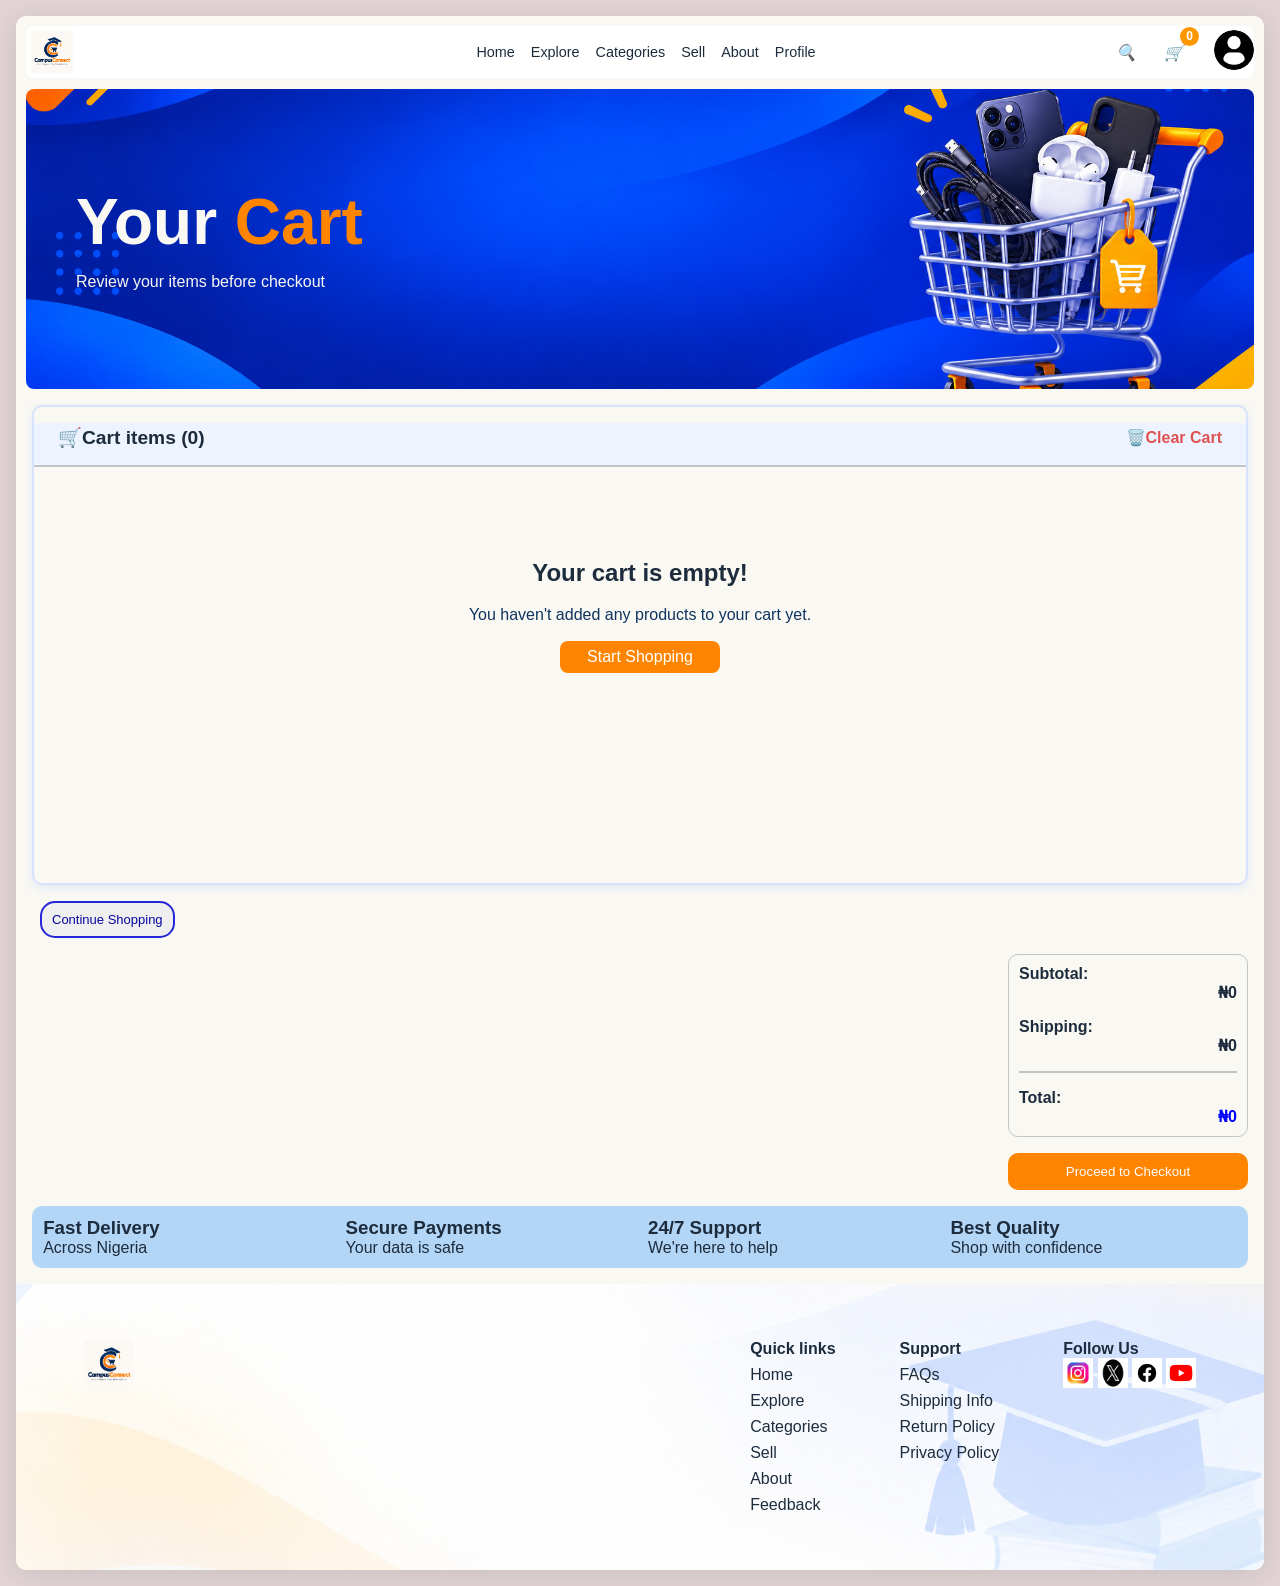
<file: cart.html>
<!DOCTYPE html>
<html lang="en">

<head>
    <meta charset="UTF-8">
    <meta name="viewport" content="width=device-width, initial-scale=1.0">
    <title>CampusConnect</title>
    <link rel="icon" href="images/icon.png">
    <link rel="stylesheet" href="css/cart.css">
</head>

<body>
    <div class="cover">
        <header id="home">
            <section class="head">
                <div><a href="#home"><img src="images/icon.png" alt="CampusConnect Logo" id="hero-img"></a>
                </div>
                <button class="hamburger" type="button" aria-label="open menu" aria-expanded="false"
                    aria-controls="nav-links">
                    <span></span>
                    <span></span>
                    <span></span>
                </button>
                <nav id="nav-links">
                    <a href="index.html">Home</a>
                    <a href="explore.html">Explore</a>
                    <a href="index.html#categories">Categories</a>
                    <a href="sell.html">Sell</a>
                    <a href="#about">About</a>
                    <a href="dashboard.html">Profile</a>
                    <div id="nav-icon">
                        <a href="explore.html"><button><i class="fa-solid fa-magnifying-glass">🔍</i></button></a>
                        <a href="cart.html"><button><i class="fa-solid fa-cart-shopping">🛒</i><span class="cart-count">0</span></button></a>
                    </div>
                </nav>
                <div class="profile-holder"><img src="images/profile.jpg" alt="profile photo" id="profile-photo"></div>
            </section>
        </header>
        <main>
            <div class="head-bar">
                <h2>Your <span>Cart</span></h2>
                <p>Review your items before checkout</p>
            </div>

            <section class="cart-container">
                <div class="cart-head">
                    <p>🛒Cart items (<span class="item-count">0</span>)</p>
                    <button type="button" id="clear-cart">🗑️Clear Cart</button>
                </div>

                <div class="cart-items">

                </div>

            </section>

            <a href="explore.html"><button id="shop">Continue Shopping</button></a>
            <section class="amount-container">
                <div id="amount">
                    <span>Subtotal: <b class="money" id="subtotal">&#8358;0</b></span>
                    <span>Shipping: <b class="money" id="shipping">&#8358;0</b></span>
                    <div class="line"></div>
                    <span>Total: <b class="money" id="total">&#8358;0</b></span>
                </div>
                <a href="checkout.html"><button id="checkout">Proceed to Checkout</button></a>
            </section>

            <div class="delivery">
                <div>
                    <h3>Fast Delivery</h3>
                    <p>Across Nigeria</p>
                </div>
                <div>
                    <h3>Secure Payments</h3>
                    <p>Your data is safe</p>
                </div>
                <div>
                    <h3>24/7 Support</h3>
                    <p>We're here to help</p>
                </div>
                <div>
                    <h3>Best Quality</h3>
                    <p>Shop with confidence</p>
                </div>
            </div>
        </main>
        <footer class="foot">
            <div class="foot-container">
                <div><a href="#home"><img src="images/icon.png" alt="logo" id="logo"></a></div>
                <div id="quick-links">
                    <b>Quick links</b>
                    <a href="index.html">Home</a>
                    <a href="explore.html">Explore</a>
                    <a href="index.html#categories">Categories</a>
                    <a href="sell.html">Sell</a>
                    <a href="index.html#about" id="about">About</a>
                    <a href="dashboard.html#feedback">Feedback</a>
                </div>
                <div id="support">
                    <b>Support</b>
                    <p>FAQs</p>
                    <p>Shipping Info</p>
                    <p>Return Policy</p>
                    <p>Privacy Policy</p>
                </div>

                <div id="follow">
                    <b>Follow Us</b><br>
                    <a href="https://www.Instagram.com" id="instagram-link"><img src="images/instagram.jpg"
                            alt="instagram logo" width="30px" height="30px"></a>
                    <a href="https://www.X.com" id="X-link"><img src="images/x.jpg" alt="X logo" width="30px"
                            height="30px"></a>
                    <a href="https://www.facebook.com" id="facebook-link"><img src="images/facebook.jpg"
                            alt="facebook logo" width="30px" height="30px"></a>
                    <a href="https://www.youtube.com" id="youtube-link"><img src="images/youtube.jpg" alt="youtube logo"
                            width="30px" height="30px"></a>
                </div>
            </div>
        </footer>
    </div>
    <script src="JS/common.js"></script>
    <script src="JS/cart.js"></script>
</body>

</html>
</file>
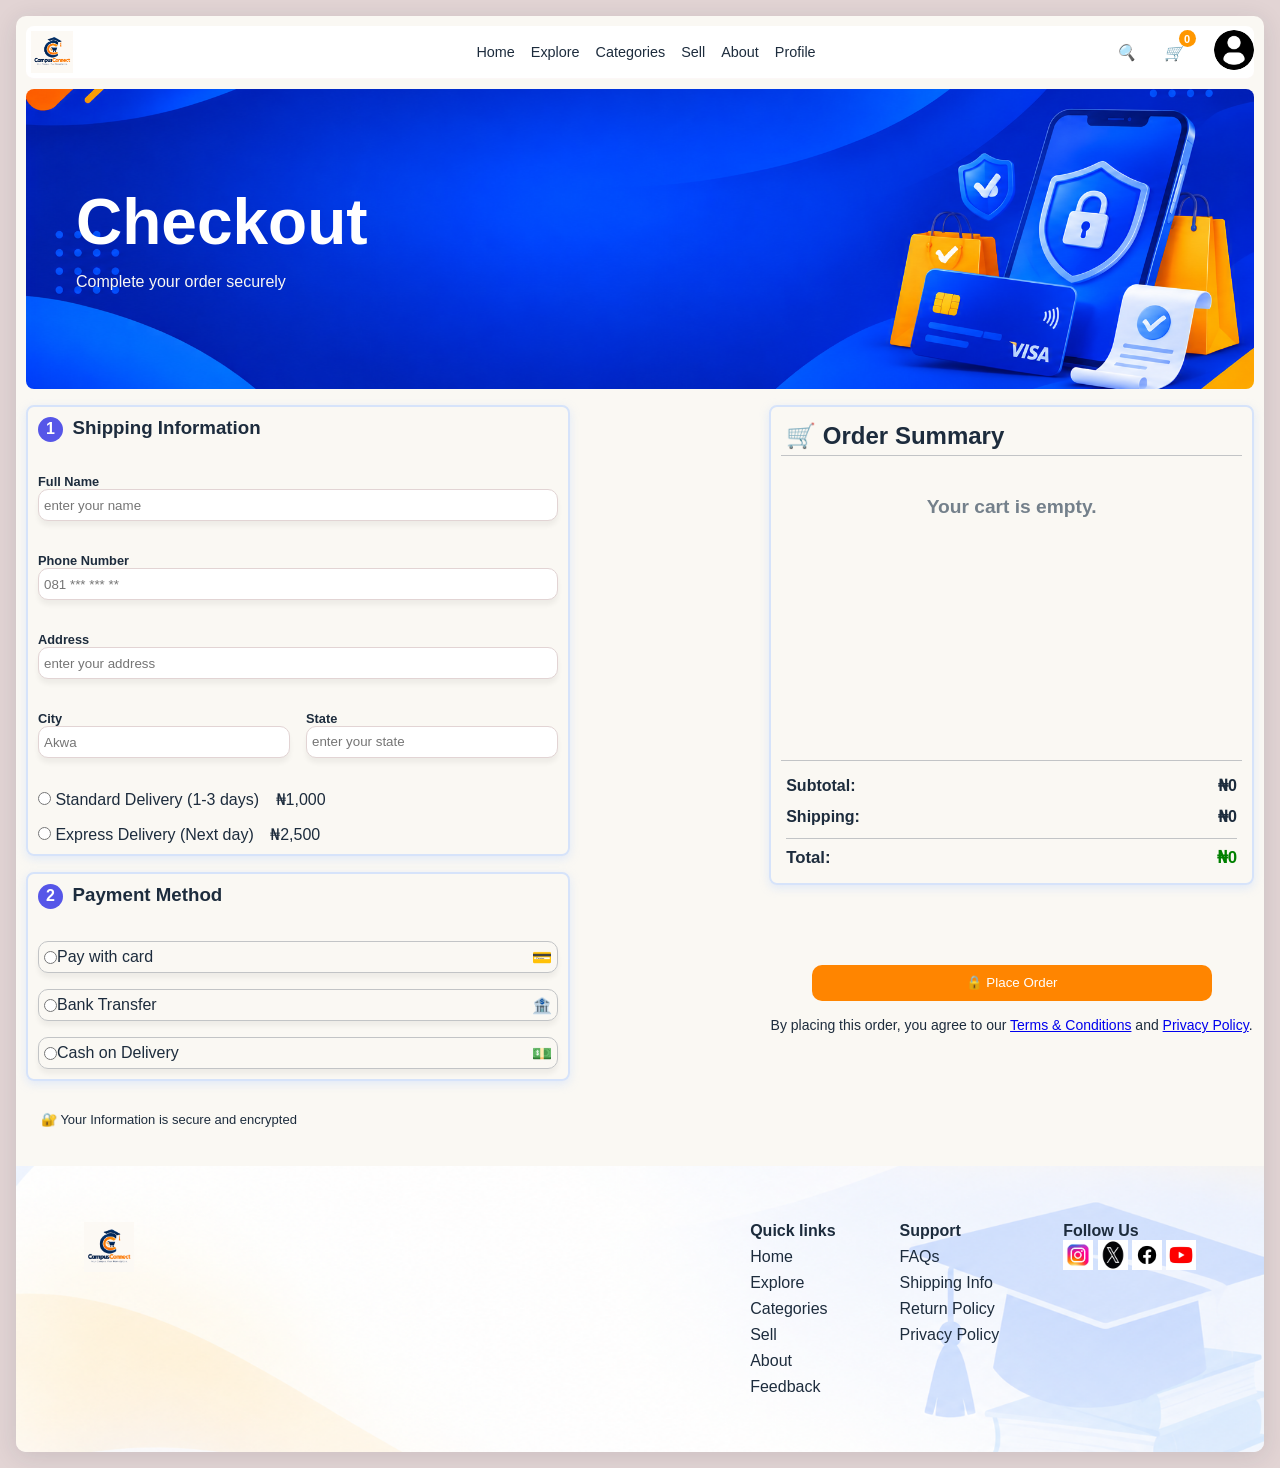
<file: checkout.html>
<!DOCTYPE html>
<html lang="en">

<head>
    <meta charset="UTF-8">
    <meta name="viewport" content="width=device-width, initial-scale=1.0">
    <title>CampusConnect</title>
    <link rel="icon" href="images/icon.png">
    <link rel="stylesheet" href="css/checkout.css">
</head>

<body>
    <div class="cover">
        <header id="home">
            <section class="head">
                <div><a href="#home"><img src="images/icon.png" alt="CampusConnect Logo" id="hero-img"></a>
                </div>
                <button class="hamburger" type="button" aria-label="open menu" aria-expanded="false"
                    aria-controls="nav-links">
                    <span></span>
                    <span></span>
                    <span></span>
                </button>
                <nav id="nav-links">
                    <a href="index.html">Home</a>
                    <a href="explore.html">Explore</a>
                    <a href="index.html#categories">Categories</a>
                    <a href="sell.html">Sell</a>
                    <a href="#about">About</a>
                    <a href="dashboard.html">Profile</a>
                    <div id="nav-icon">
                        <a href="explore.html"><button><i class="fa-solid fa-magnifying-glass">🔍</i></button></a>
                        <a href="cart.html"><button><i class="fa-solid fa-cart-shopping">🛒</i><span
                                    class="cart-count">0</span></button></a>
                    </div>
                </nav>
                <div class="profile-holder"><img src="images/profile.jpg" alt="profile photo" id="profile-photo"></div>
            </section>

        </header>

        <main>
            <div class="check-head">
                <h2>Checkout</h2>
                <p>Complete your order securely</p>
            </div>

            <section class="info-container">
                <div class="shipping-info">
                    <div id="shipping-head">
                        <p class="num">1</p>
                        <h3>Shipping Information</h3>
                    </div>

                    <form action="" class="form">

                        <label for="fullname">
                            <p>Full Name</p>
                            <input type="text" id="fullname" name="fullname" placeholder="enter your name" required
                                class="forms">
                        </label>
                        <label for="phone-number">
                            <p>Phone Number</p>
                            <input type="number" id="phone-number" name="phone-number" placeholder="081 *** *** **"
                                required class="forms">
                        </label>

                        <label for="address">
                            <p>Address</p>
                            <input type="text" name="address" id="address" placeholder="enter your address" required
                                class="forms">
                        </label>

                        <div id="location">
                            <label for="city">
                                <p>City</p>
                                <input type="text" name="city" id="city" placeholder="Akwa">
                            </label>

                            <label for="State">
                                <p>State</p>
                                <input type="text" name="State" id="state" list="states" placeholder="enter your state"
                                    required>
                                <datalist id="states">
                                    <option value="Anambra"></option>
                                    <option value="Enugu"></option>
                                    <option value="Ebonyi"></option>
                                    <option value="IMO"></option>
                                    <option value="Asaba"></option>
                                    <option value="Abuja"></option>
                                    <option value="Kano"></option>
                                    <option value="Edo"></option>
                                    <option value="Lagos"></option>
                                    <option value="PortHarcourt"></option>
                                </datalist>
                            </label>
                        </div>
                        <div class="delivery-type">
                            <label for="">
                                <input type="radio" name="delivery" value="1"> Standard Delivery (1-3 days)
                                <span>&#8358;1,000</span>
                            </label>
                            <label for="">
                                <input type="radio" name="delivery" value="2"> Express Delivery (Next day)
                                <span>&#8358;2,500</span>
                            </label>
                        </div>
                    </form>
                </div>

                <div class="payment">
                    <div class="payment-head">
                        <p class="num">2</p>
                        <h3>Payment Method</h3>
                    </div>

                    <form action="" id="pay">
                        <label for="card">
                            <input type="radio" name="payment" value="1">Pay with card <span>💳</span>
                        </label>
                        <label for="transfer">
                            <input type="radio" name="payment" value="2"> Bank Transfer <span>🏦</span>
                        </label>
                        <label for="cash">
                            <input type="radio" name="payment" value="3"> Cash on Delivery <span>💵</span>
                        </label>
                    </form>
                </div>
            </section>

            <section class="order-summary">
                <div class="summary-head">
                    <h2>🛒 Order Summary</h2>
                </div>
                <div class="checkout-cards">

                </div>

                <div class="price">
                    <div id="money">
                        <div><span>Subtotal: <strong class="money" id="subtotal">&#8358;0</strong></span></div>
                        <div><span>Shipping: <strong class="money" id="shipping">&#8358;0</strong></span></div>
                        <div class="total-row"><span>Total: <strong class="total" id="total">&#8358;0</strong></span>
                        </div>
                    </div>
                </div>
            </section>

            <div class="order">
                <p id="message"></p>
                <button class="order-btn" type="submit">🔒 Place Order</button>
                <p>By placing this order, you agree to our <a href="#">Terms & Conditions</a> and <a href="#">Privacy
                        Policy</a>.</p>
            </div>

            <p id="lock">🔐 Your Information is secure and encrypted</p>
        </main>

        <footer class="foot">
            <div class="foot-container">
                <div><a href="#home"><img src="images/icon.png" alt="logo" id="logo"></a></div>
                <div id="quick-links">
                    <b>Quick links</b>
                    <a href="index.html">Home</a>
                    <a href="explore.html">Explore</a>
                    <a href="index.html#categories">Categories</a>
                    <a href="sell.html">Sell</a>
                    <a href="index.html#about" id="about">About</a>
                    <a href="dashboard.html#feedback">Feedback</a>
                </div>
                <div id="support">
                    <b>Support</b>
                    <p>FAQs</p>
                    <p>Shipping Info</p>
                    <p>Return Policy</p>
                    <p>Privacy Policy</p>
                </div>

                <div id="follow">
                    <b>Follow Us</b><br>
                    <a href="https://www.Instagram.com" id="instagram-link"><img src="images/instagram.jpg"
                            alt="instagram logo" width="30px" height="30px"></a>
                    <a href="https://www.X.com" id="X-link"><img src="images/x.jpg" alt="X logo" width="30px"
                            height="30px"></a>
                    <a href="https://www.facebook.com" id="facebook-link"><img src="images/facebook.jpg"
                            alt="facebook logo" width="30px" height="30px"></a>
                    <a href="https://www.youtube.com" id="youtube-link"><img src="images/youtube.jpg" alt="youtube logo"
                            width="30px" height="30px"></a>
                </div>
            </div>
        </footer>
    </div>
    <script src="JS/common.js"></script>
    <script src="JS/checkout.js"></script>
</body>

</html>
</file>
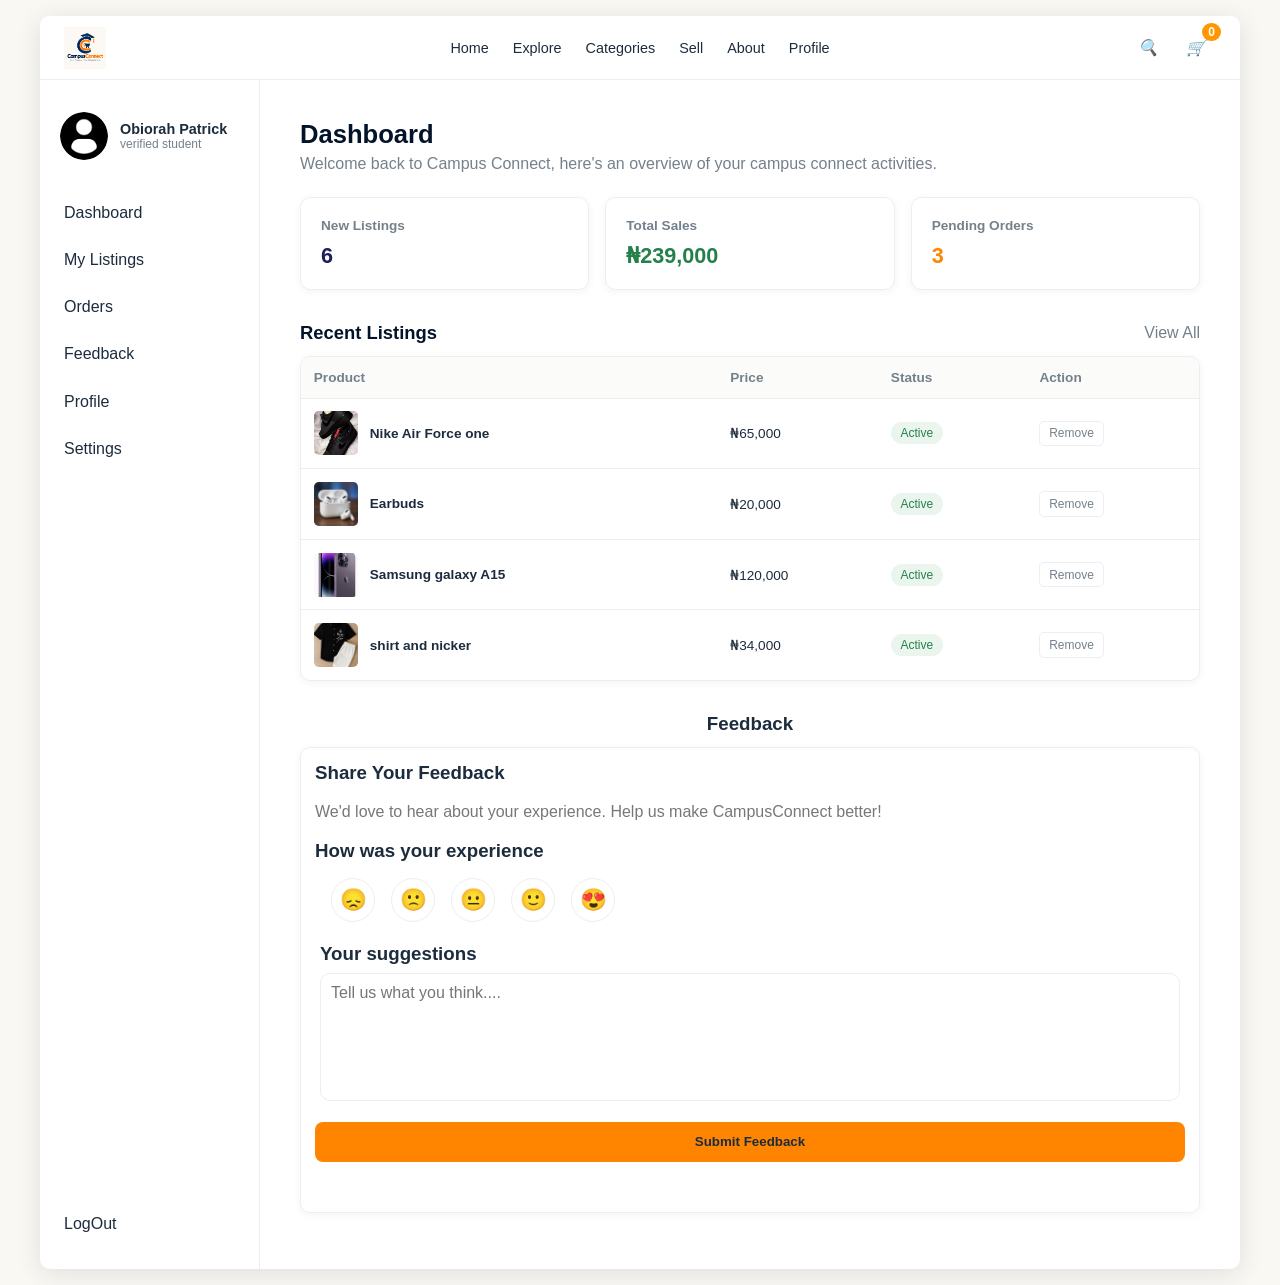
<file: dashboard.html>
<!DOCTYPE html>
<html lang="en">

<head>
    <meta charset="UTF-8">
    <meta name="viewport" content="width=device-width, initial-scale=1.0">
    <title>CampusConnect</title>
    <link rel="icon" href="images/icon.png">
    <link rel="stylesheet" href="css/dashboard.css">
</head>

<body>
    <div class="cover">
        <header id="dash">
            <section class="head">
                <div><a href="index.html"><img src="images/icon.png" alt="CampusConnect Logo" id="hero-img"></a>
                </div>
                <button class="hamburger" type="button" aria-label="open menu" aria-expanded="false"
                    aria-controls="nav-links">
                    <span></span>
                    <span></span>
                    <span></span>
                </button>
                <nav id="nav-links">
                    <a href="index.html">Home</a>
                    <a href="explore.html">Explore</a>
                    <a href="index.html#categories">Categories</a>
                    <a href="sell.html">Sell</a>
                    <a href="index.html#about">About</a>
                    <a href="dashboard.html">Profile</a>
                    <div id="nav-icon">
                        <a href="explore.html"><button><i class="fa-solid fa-magnifying-glass">🔍</i></button></a>
                        <a href="cart.html"><button><i class="fa-solid fa-cart-shopping">🛒</i><span
                                    class="cart-count">0</span></button></a>
                    </div>
                </nav>
            </section>
        </header>
        <main>
            <section id="side">
                <div id="profile">
                    <img src="images/profile.jpg" alt="profile picture">
                    <p id="name">Obiorah Patrick</p>
                    <p id="verfiy">verified student</p>
                </div>
                <div>
                    <a href="#nav-links"><button type="button">Dashboard</button></a>
                    <a href="#recent"><button type="button">My Listings</button></a>
                    <a href="cart.html"><button type="button">Orders</button></a>
                    <a href="#feedback"><button type="button">Feedback</button></a>
                    <button type="button">Profile</button>
                    <button type="button">Settings</button>
                    <a href="login.html"><button type="button">LogOut</button></a>
                </div>
            </section>
            <section id="dash-sec">
                <h2>Dashboard</h2>
                <p>Welcome back to Campus Connect, here's an overview of your campus connect activities.</p>
                <p id="para"></p>
                <div id="dash-head">
                    <div class="dash-cards">
                        <h3>New Listings</h3>
                        <p>6</p>
                    </div>
                    <div class="dash-cards">
                        <h3>Total Sales</h3>
                        <p id="num">&#8358;239,000</p>
                    </div>
                    <div class="dash-cards">
                        <h3>Pending Orders</h3>
                        <p>3</p>
                    </div>
                </div>

                <div id="recent">
                    <h3>Recent Listings</h3>
                    <button type="button">view all</button>
                    <div id="listings">
                        <table>
                            <thead>
                                <tr>
                                    <th>Product</th>
                                    <th>Price</th>
                                    <th>Status</th>
                                    <th>Action</th>
                                </tr>
                            </thead>
                            <tbody>
                                <tr>
                                    <td>
                                        <div class="product-info"><img src="images/nike.jpg" alt="product image"> <span
                                                class="product-name">Nike Air Force one</span></div>
                                    </td>
                                    <td>&#8358;65,000</td>
                                    <td><span>Active</span></td>
                                    <td><button class="action-btn">Remove</button></td>
                                </tr>
                                <tr>
                                    <td>
                                        <div class="product-info"><img src="images/earbuds.jpg" alt="product image">
                                            <span class="product-name">Earbuds</span>
                                        </div>
                                    </td>
                                    <td>&#8358;20,000</td>
                                    <td><span>Active</span></td>
                                    <td><button class="action-btn">Remove</button></td>
                                </tr>
                                <tr>
                                    <td>
                                        <div class="product-info"><img src="images/elect image.jpg" alt="product image">
                                            <span class="product-name">Samsung galaxy A15</span>
                                        </div>
                                    </td>
                                    <td>&#8358;120,000</td>
                                    <td><span>Active</span></td>
                                    <td><button class="action-btn">Remove</button></td>
                                </tr>
                                <tr>
                                    <td>
                                        <div class="product-info"><img src="images/cloth.jpg" alt="product image"> <span
                                                class="product-name">shirt and nicker</span></div>
                                    </td>
                                    <td>&#8358;34,000</td>
                                    <td><span>Active</span></td>
                                    <td><button class="action-btn">Remove</button></td>
                                </tr>

                            </tbody>
                        </table>
                    </div>
                </div>
                <h3 id="feed">Feedback</h3>
                <section id="feedback">
                    <form class="feedback-container" id="feedback-form">
                        <h3>Share Your Feedback</h3>
                        <p>We'd love to hear about your experience. Help us make CampusConnect better!</p>
                        <h3>How was your experience</h3>
                        <div class="emoji">
                            <button type="button" data-rating="1" aria-label="Very bad">😞</button>
                            <button type="button" data-rating="2" aria-label="Bad">🙁</button>
                            <button type="button" data-rating="3" aria-label="Okay">😐</button>
                            <button type="button" data-rating="4" aria-label="Good">🙂</button>
                            <button type="button" data-rating="5" aria-label="Excellent">😍</button>
                        </div>
                        <label for="suggestions" id="suggestion">
                            <h3>Your suggestions</h3>
                            <textarea name="suggestions" id="suggestions"
                                placeholder="Tell us what you think...."></textarea>
                        </label>
                        <button type="submit" id="feedback-btn">Submit Feedback</button>
                        <p id="feedback-status" role="status" aria-live="polite"></p>
                    </form>
                </section>
            </section>
        </main>
    </div>
    <script src="JS/common.js"></script>
    <script src="JS/dashboard.js"></script>

</body>

</html>
</file>
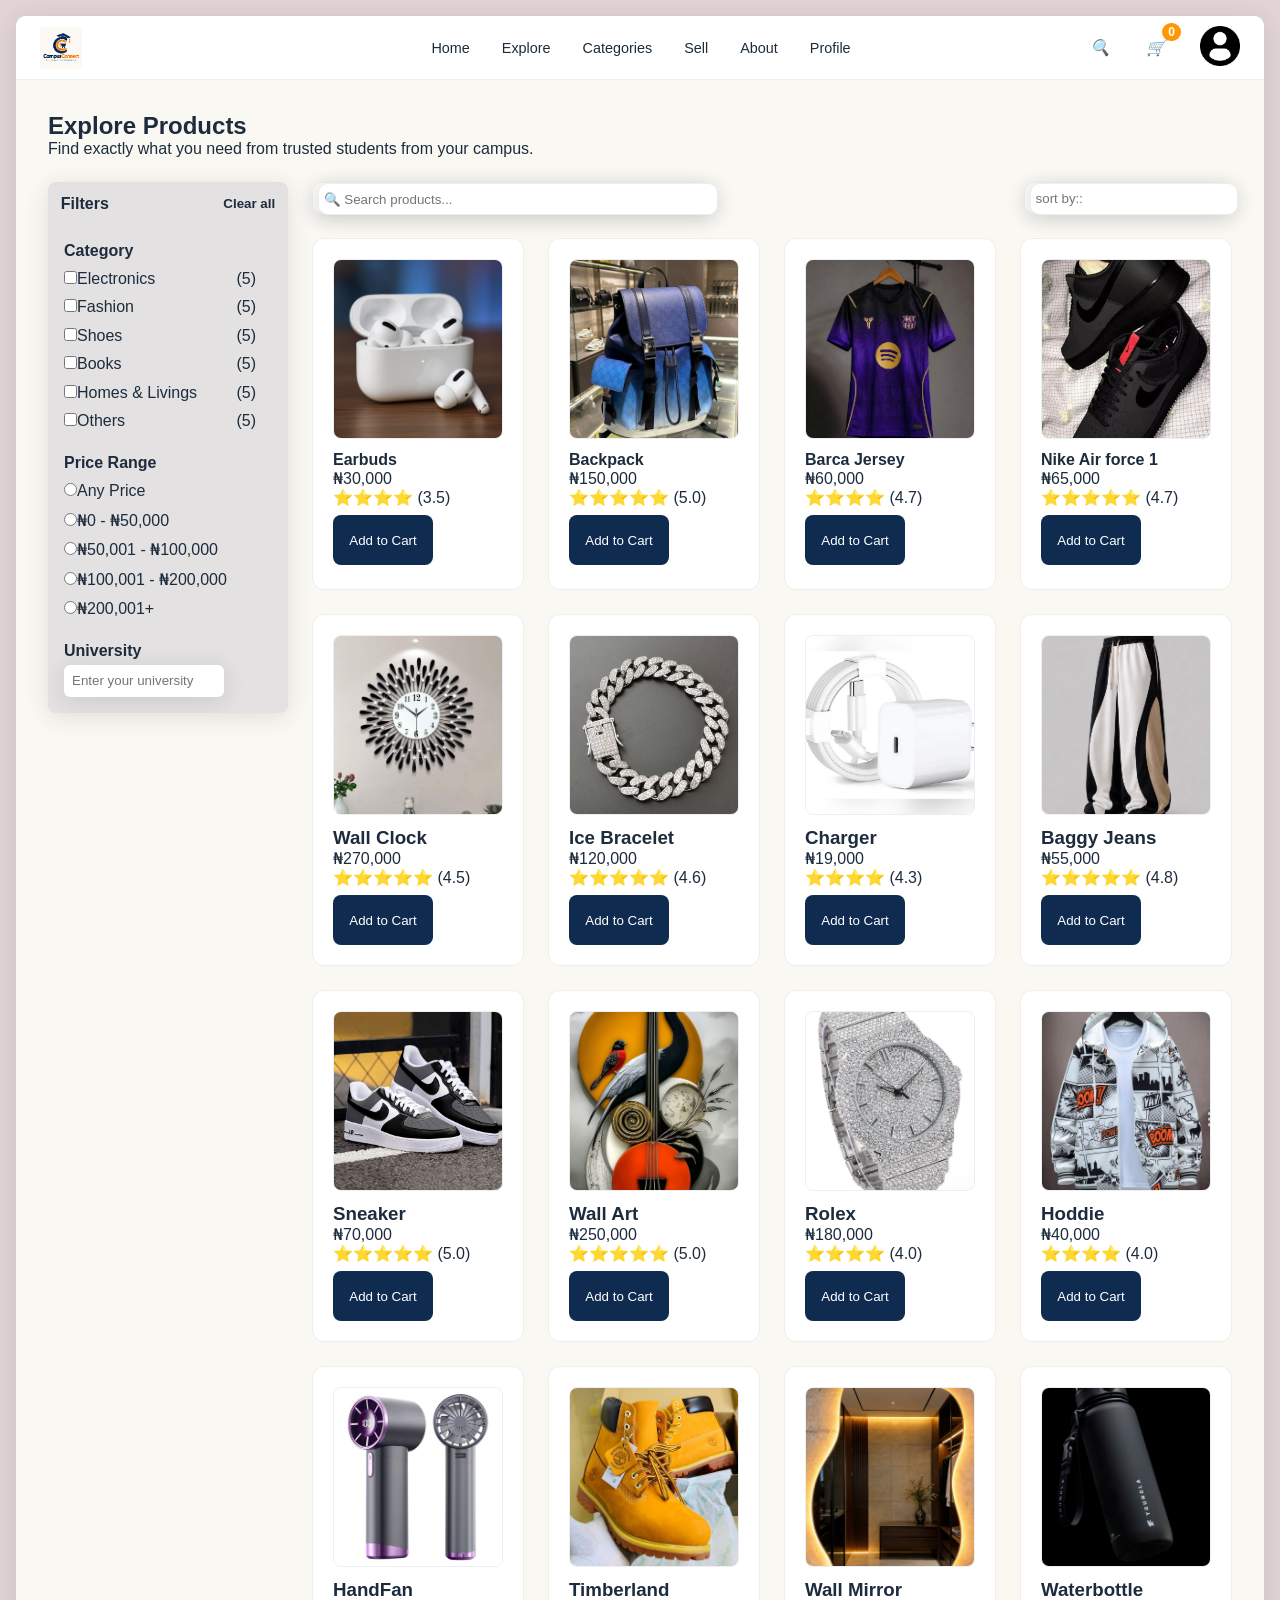
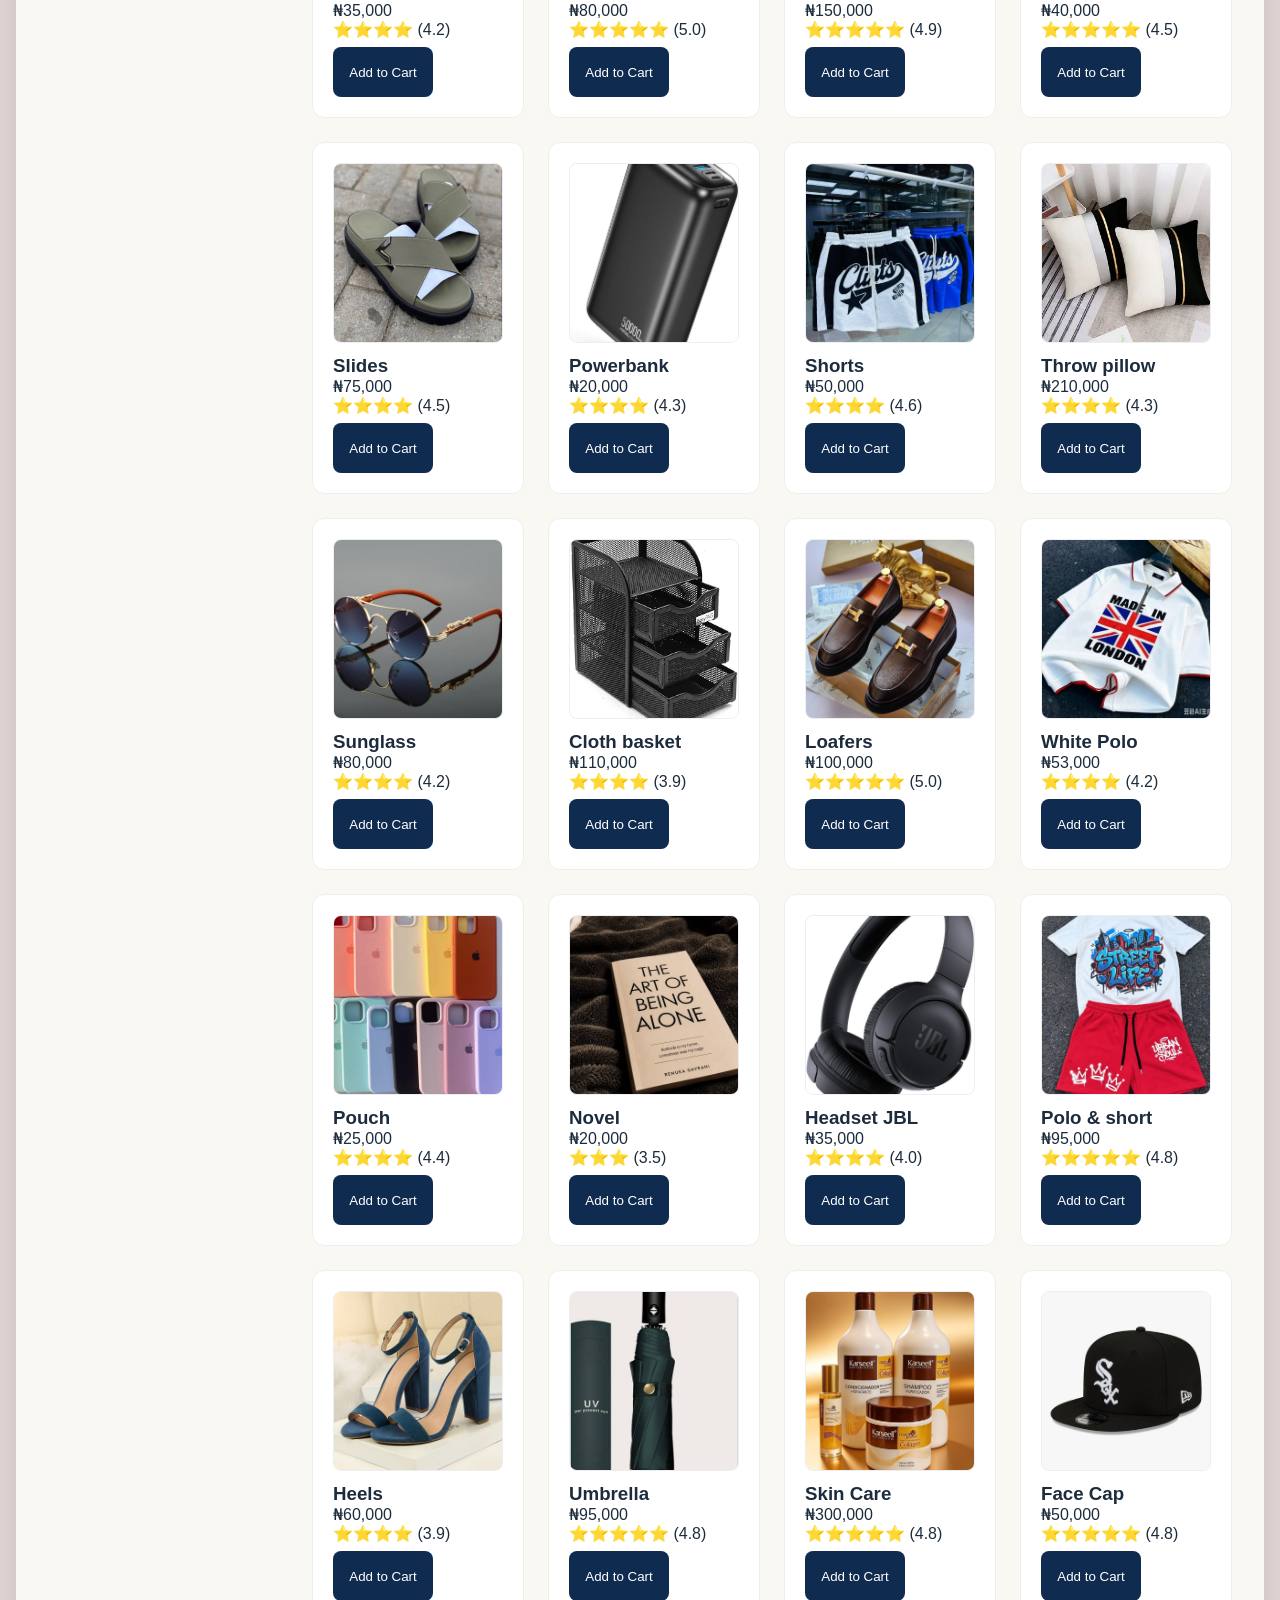
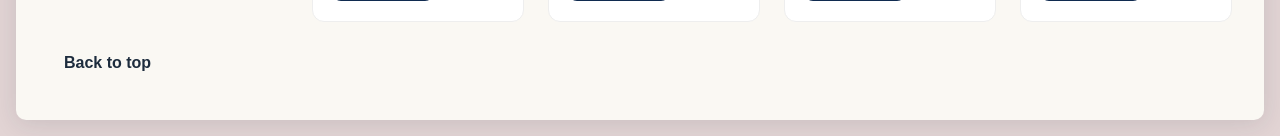
<file: explore.html>
<!DOCTYPE html>
<html lang="en">

<head>
    <meta charset="UTF-8">
    <meta name="viewport" content="width=device-width, initial-scale=1.0">
    <title>CampusConnect</title>
    <link rel="icon" href="images/icon.png">
    <link rel="stylesheet" href="css/explore.css">
</head>

<body>
    <div class="cover">
        <header id="home">
            <section class="head">
                <div><a href="#home"><img src="images/icon.png" alt="CampusConnect Logo" id="hero-img"></a>
                </div>
                <button class="hamburger" type="button" aria-label="open menu" aria-expanded="false"
                    aria-controls="nav-links">
                    <span></span>
                    <span></span>
                    <span></span>
                </button>
                <nav id="nav-links">
                    <a href="index.html">Home</a>
                    <a href="explore.html">Explore</a>
                    <a href="index.html#categories">Categories</a>
                    <a href="sell.html">Sell</a>
                    <a href="index.html#about">About</a>
                    <a href="dashboard.html">Profile</a>
                    <div id="nav-icon">
                        <a href="explore.html"><button><i class="fa-solid fa-magnifying-glass"
                                    id="search-all">🔍</i></button></a>
                        <a href="cart.html"><button><i class="fa-solid fa-cart-shopping">🛒</i><span
                                    class="cart-count">0</span></button></a>
                    </div>
                </nav>
                <div id="profile-holder"><img src="images/profile.jpg" alt="profile photo" id="profile-photo"></div>
            </section>
        </header>
        <main>
            <div id="explore-head">
                <h2>Explore Products</h2>
                <p>Find exactly what you need from trusted students from your campus.</p>
            </div>
            <section class="filters">
                <div class="filter-head">
                    <p>Filters</p>
                    <button id="clear-btn">Clear all</button>
                </div>
                <div class="categories">
                    <h4>Category</h4>
                    <div>
                        <label for="">
                            <input type="checkbox" value="1" class="category-filter">Electronics
                        </label>
                        <p class="number-of-products ">(5)</p>
                    </div>
                    <div>
                        <label for="">
                            <input type="checkbox" value="2" class="category-filter">Fashion
                        </label>
                        <p class="number-of-products ">(5)</p>
                    </div>
                    <div>
                        <label for="">
                            <input type="checkbox" value="3" class="category-filter">Shoes
                        </label>
                        <p class="number-of-products ">(5)</p>
                    </div>
                    <div>
                        <label for="">
                            <input type="checkbox" value="6" class="category-filter">Books
                        </label>
                        <p class="number-of-products ">(5)</p>
                    </div>
                    <div>
                        <label for="">
                            <input type="checkbox" value="4" class="category-filter">Homes & Livings
                        </label>
                        <p class="number-of-products ">(5)</p>
                    </div>
                    <div>
                        <label for="">
                            <input type="checkbox" value="5" class="category-filter">Others
                        </label>
                        <p class="number-of-products ">(5)</p>
                    </div>
                </div>

                <div class="price-range">
                    <h4>Price Range</h4>
                    <label for="">
                        <input type="radio" name="price" value="1">Any Price
                    </label>

                    <label for="">
                        <input type="radio" name="price" value="2">&#8358;0 - &#8358;50,000
                    </label>

                    <label for="">
                        <input type="radio" name="price" value="3">&#8358;50,001 - &#8358;100,000
                    </label>

                    <label for="">
                        <input type="radio" name="price" value="4">&#8358;100,001 - &#8358;200,000
                    </label>

                    <label for="">
                        <input type="radio" name="price" value="5">&#8358;200,001+
                    </label>

                </div>
                <div class="uni-input">
                    <label for="university">
                        <p>University</p>
                        <input type="text" id="university" name="university" list="universities"
                            placeholder="Enter your university">
                        <datalist id="universities">
                            <option value="UNN"></option>
                            <option value="Unilag"></option>
                            <option value="Uniben"></option>
                            <option value="Shanahan"></option>
                            <option value="Futo"></option>
                            <option value="Unizik"></option>
                            <option value="COOU"></option>
                            <option value="LASU"></option>
                            <option value="ABU"></option>
                            <option value="University of Ibadan"></option>
                        </datalist>
                    </label>
                </div>
            </section>
            <a id="top" href="#home"><button type="button">Back to top</button></a>

            <div class="sort">
                <label for="search" id="search">
                    <a href="#search-all"></a><input type="text" id="search" name="search"
                        placeholder="🔍 Search products...">
                </label>

                <label for="sorts" id="sorts">
                    <input type="text" name="sorts" id="sorts" list="sortOptions" placeholder="sort by::">
                    <datalist id="sortOptions">
                        <option value="Newest"></option>
                        <option value="Oldest"></option>
                        <option value="Recently"></option>
                    </datalist>
                </label>
            </div>

            <section class="product-container">
                <div class="product-card" data-category-id="1">
                    <img src="images/electronics/earbuds.jpg" alt="earbud img">
                    <h4>Earbuds</h4>
                    <p>&#8358;30,000</p>
                    <span>⭐⭐⭐⭐ (3.5)</span>
                    <button class="add-to-cart" data-id="101" data-name="Earbuds" data-price="30,000"
                        data-image="images/electronics/earbuds.jpg">Add to Cart</button>
                </div>
                <div class="product-card" data-category-id="5">
                    <img src="images/others/backpack.jpg" alt="backpack img">
                    <h4>Backpack</h4>
                    <p>&#8358;150,000</p>
                    <span>⭐⭐⭐⭐⭐ (5.0)</span>
                    <button class="add-to-cart" data-id="102" data-name="Backpack" data-price="150,000"
                        data-image="images/others/backpack.jpg">
                        Add to Cart</button>
                </div>
                <div class="product-card" data-category-id="2">
                    <img src="images/fashion/jersey.jpg" alt="girls cloth">
                    <h4>Barca Jersey</h4>
                    <p>&#8358;60,000</p>
                    <span>⭐⭐⭐⭐ (4.7)</span>
                    <button class="add-to-cart" data-id="103" data-name="Barca Jersey" data-price="60,000"
                        data-image="images/fashion/jersey.jpg">Add to Cart</button>
                </div>
                <div class="product-card" data-category-id="3">
                    <img src="images/shoes/nike.jpg" alt="nike shoe">
                    <h4>Nike Air force 1</h4>
                    <p>&#8358;65,000</p>
                    <span>⭐⭐⭐⭐⭐ (4.7)</span>
                    <button class="add-to-cart" data-id="104" data-name="Nike Air Force 1" data-price="65,000"
                        data-image="images/shoes/nike.jpg">Add to Cart</button>
                </div>
                <div class="product-card" data-category-id="4">
                    <img src="images/home/wall clock.jpg" alt="wall clock img">
                    <h3>Wall Clock</h3>
                    <p>&#8358;270,000</p>
                    <span>⭐⭐⭐⭐⭐ (4.5)</span>
                    <button class="add-to-cart" data-id="105" data-name="Wall Clock" data-price="270,000"
                        data-image="images/home/wall clock.jpg">Add to Cart</button>
                </div>
                <div class="product-card" data-category-id="5">
                    <img src="images/others/bracelet.jpg" alt="bracelet img">
                    <h3>Ice Bracelet</h3>
                    <p>&#8358;120,000</p>
                    <span>⭐⭐⭐⭐⭐ (4.6)</span>
                    <button class="add-to-cart" data-id="106" data-name="Ice Bracelet" data-price="120,000"
                        data-image="images/others/bracelet.jpg">Add to Cart</button>
                </div>
                <div class="product-card" data-category-id="1">
                    <img src="images/electronics/charger.jpg" alt="charger img">
                    <h3>Charger</h3>
                    <p>&#8358;19,000</p>
                    <span>⭐⭐⭐⭐ (4.3)</span>
                    <button class="add-to-cart" data-id="107" data-name="Charger" data-price="19,000"
                        data-image="images/electronics/charger.jpg">Add to Cart</button>
                </div>
                <div class="product-card" data-category-id="2">
                    <img src="images/fashion/baggie.jpg" alt="baggie jean img">
                    <h3>Baggy Jeans</h3>
                    <p>&#8358;55,000</p>
                    <span>⭐⭐⭐⭐⭐ (4.8)</span>
                    <button class="add-to-cart" data-id="108" data-name="Baggy Jeans" data-price="55,000"
                        data-image="images/fashion/baggy jeans.jpg">Add to Cart</button>
                </div>
                <div class="product-card" data-category-id="3">
                    <img src="images/shoes/sneakers.jpg" alt="sneakers shoe img">
                    <h3>Sneaker</h3>
                    <p>&#8358;70,000</p>
                    <span>⭐⭐⭐⭐⭐ (5.0)</span>
                    <button class="add-to-cart" data-id="109" data-name="Sneaker" data-price="70,000"
                        data-image="images/shoes/sneakers.jpg">Add to Cart</button>
                </div>
                <div class="product-card" data-category-id="4">
                    <img src="images/home/art.jpg" alt="wall art img">
                    <h3>Wall Art</h3>
                    <p>&#8358;250,000</p>
                    <span>⭐⭐⭐⭐⭐ (5.0)</span>
                    <button class="add-to-cart" data-id="110" data-name="Wall Art" data-price="250,000"
                        data-image="images/home/art.jpg">Add to Cart</button>
                </div>
                <div class="product-card" data-category-id="5">
                    <img src="images/others/rolex.jpg" alt="rolex wristwatch img">
                    <h3>Rolex</h3>
                    <p>&#8358;180,000</p>
                    <span>⭐⭐⭐⭐ (4.0)</span>
                    <button class="add-to-cart" data-id="111" data-name="Rolex" data-price="180,000"
                        data-image="images/others/rolex.jpg">Add to Cart</button>
                </div>
                <div class="product-card" data-category-id="2">
                    <img src="images/fashion/hoddie.jpg" alt="hoddie img">
                    <h3>Hoddie</h3>
                    <p>&#8358;40,000</p>
                    <span>⭐⭐⭐⭐ (4.0)</span>
                    <button class="add-to-cart" data-id="112" data-name="Hoddie" data-price="40,000"
                        data-image="images/fashion/hoddie.jpg">Add to Cart</button>
                </div>
                <div class="product-card" data-category-id="1">
                    <img src="images/electronics/fan.jpg" alt="handfan img">
                    <h3>HandFan</h3>
                    <p>&#8358;35,000</p>
                    <span>⭐⭐⭐⭐ (4.2)</span>
                    <button class="add-to-cart" data-id="113" data-name="HandFan" data-price="35,000"
                        data-image="images/electronics/fan.jpg">Add to Cart</button>
                </div>
                <div class="product-card" data-category-id="3">
                    <img src="images/shoes/TIMBERLAND.jpg" alt="timberland img">
                    <h3>Timberland</h3>
                    <p>&#8358;80,000</p>
                    <span>⭐⭐⭐⭐⭐ (5.0)</span>
                    <button class="add-to-cart" data-id="114" data-name="Timberland" data-price="80,000"
                        data-image="images/shoes/TIMBERLAND.jpg">Add to Cart</button>
                </div>
                <div class="product-card" data-category-id="4">
                    <img src="images/home/mirror.jpg" alt="mirror img">
                    <h3>Wall Mirror</h3>
                    <p>&#8358;150,000</p>
                    <span>⭐⭐⭐⭐⭐ (4.9)</span>
                    <button class="add-to-cart" data-id="115" data-name="Wall Mirror" data-price="150,000"
                        data-image="images/home/mirror.jpg">Add to Cart</button>
                </div>
                <div class="product-card" data-category-id="5">
                    <img src="images/others/waterbottle.jpg" alt="waterbottle img">
                    <h3>Waterbottle</h3>
                    <p>&#8358;40,000</p>
                    <span>⭐⭐⭐⭐⭐ (4.5)</span>
                    <button class="add-to-cart" data-id="116" data-name="Waterbottle" data-price="40,000"
                        data-image="images/others/waterbottle.jpg">Add to Cart</button>
                </div>
                <div class="product-card" data-category-id="3">
                    <img src="images/shoes/slides.jpg" alt="slide slippers">
                    <h3>Slides</h3>
                    <p>&#8358;75,000</p>
                    <span>⭐⭐⭐⭐ (4.5)</span>
                    <button class="add-to-cart" data-id="117" data-name="Slides" data-price="75,000"
                        data-image="images/shoes/slides.jpg">Add to Cart</button>
                </div>
                <div class="product-card" data-category-id="1">
                    <img src="images/electronics/power bank.jpg" alt="power bank img">
                    <h3>Powerbank</h3>
                    <p>&#8358;20,000</p>
                    <span>⭐⭐⭐⭐ (4.3)</span>
                    <button class="add-to-cart" data-id="118" data-name="Powerbank" data-price="20,000"
                        data-image="images/electronics/power bank.jpg">Add to Cart</button>
                </div>
                <div class="product-card" data-category-id="2">
                    <img src="images/fashion/shorts.jpg" alt=" designer shorts img">
                    <h3>Shorts</h3>
                    <p>&#8358;50,000</p>
                    <span>⭐⭐⭐⭐ (4.6)</span>
                    <button class="add-to-cart" data-id="119" data-name="Shorts" data-price="50,000"
                        data-image="images/fashion/shorts.jpg">Add to Cart</button>
                </div>
                <div class="product-card" data-category-id="4">
                    <img src="images/home/throw pillows.jpg" alt="throw pillow img">
                    <h3>Throw pillow</h3>
                    <p>&#8358;210,000</p>
                    <span>⭐⭐⭐⭐ (4.3)</span>
                    <button class="add-to-cart" data-id="120" data-name="Throw pillow" data-price="210,000"
                        data-image="images/home/throw pillows.jpg">Add to Cart</button>
                </div>
                <div class="product-card" data-category-id="5">
                    <img src="images/others/sunglasses.jpg" alt="sunglasse img">
                    <h3>Sunglass</h3>
                    <p>&#8358;80,000</p>
                    <span>⭐⭐⭐⭐ (4.2)</span>
                    <button class="add-to-cart" data-id="121" data-name="Sunglass" data-price="80,000"
                        data-image="images/others/sunglasses.jpg">Add to Cart</button>
                </div>
                <div class="product-card" data-category-id="4">
                    <img src="images/home/basket.jpg" alt="basket img">
                    <h3>Cloth basket</h3>
                    <p>&#8358;110,000</p>
                    <span>⭐⭐⭐⭐ (3.9)</span>
                    <button class="add-to-cart" data-id="122" data-name="Cloth basket" data-price="110,000"
                        data-image="images/home/basket.jpg">Add to Cart</button>
                </div>
                <div class="product-card" data-category-id="3">
                    <img src="images/shoes/coporate shoe.jpg" alt="coporate shoe img">
                    <h3>Loafers</h3>
                    <p>&#8358;100,000</p>
                    <span>⭐⭐⭐⭐⭐ (5.0)</span>
                    <button class="add-to-cart" data-id="123" data-name="Loafers" data-price="100,000"
                        data-image="images/shoes/coporate shoe.jpg">Add to Cart</button>
                </div>
                <div class="product-card" data-category-id="2">
                    <img src="images/fashion/polo.jpg" alt="polo img">
                    <h3>White Polo</h3>
                    <p>&#8358;53,000</p>
                    <span>⭐⭐⭐⭐ (4.2)</span>
                    <button class="add-to-cart" data-id="124" data-name="White Polo" data-price="53,000"
                        data-image="images/fashion/polo.jpg">Add to Cart</button>
                </div>
                <div class="product-card" data-category-id="1">
                    <img src="images/electronics/phone pouch.jpg" alt="phone pouch img">
                    <h3>Pouch</h3>
                    <p>&#8358;25,000</p>
                    <span>⭐⭐⭐⭐ (4.4)</span>
                    <button class="add-to-cart" data-id="125" data-name="Pouch" data-price="25,000"
                        data-image="images/electronics/phone pouch.jpg">Add to Cart</button>
                </div>
                <div class="product-card" data-category-id="6">
                    <img src="images/book.jpg" alt="book img">
                    <h3>Novel</h3>
                    <p>&#8358;20,000</p>
                    <span>⭐⭐⭐ (3.5)</span>
                    <button class="add-to-cart" data-id="126" data-name="Novel" data-price="20,000"
                        data-image="images/book.jpg">Add to Cart</button>
                </div>
                <div class="product-card" data-category-id="1">
                    <img src="images/electronics/headset.jpg" alt="headset img">
                    <h3>Headset JBL</h3>
                    <p>&#8358;35,000</p>
                    <span>⭐⭐⭐⭐ (4.0)</span>
                    <button class="add-to-cart" data-id="127" data-name="Headset JBL" data-price="35,000"
                        data-image="images/electronics/headset.jpg">Add to Cart</button>
                </div>
                <div class="product-card" data-category-id="2">
                    <img src="images/fashion/polo and nicker.jpg" alt="polo and knicker img">
                    <h3>Polo & short</h3>
                    <p>&#8358;95,000</p>
                    <span>⭐⭐⭐⭐⭐ (4.8)</span>
                    <button class="add-to-cart" data-id="128" data-name="Polo & short" data-price="95,000"
                        data-image="images/fashion/polo and nicker.jpg">Add to Cart</button>
                </div>
                <div class="product-card" data-category-id="3">
                    <img src="images/shoes/ladies shoe.jpg" alt="heels img">
                    <h3>Heels</h3>
                    <p>&#8358;60,000</p>
                    <span>⭐⭐⭐⭐ (3.9)</span>
                    <button class="add-to-cart" data-id="129" data-name="Heels" data-price="60,000"
                        data-image="images/shoes/ladies shoe.jpg">Add to Cart</button>
                </div>
                <div class="product-card" data-category-id="5">
                    <img src="images/others/umbrella.jpg" alt="umbrella img">
                    <h3>Umbrella</h3>
                    <p>&#8358;95,000</p>
                    <span>⭐⭐⭐⭐⭐ (4.8)</span>
                    <button class="add-to-cart" data-id="130" data-name="Umbrella" data-price="95,000"
                        data-image="images/others/umbrella.jpg">Add to Cart</button>
                </div>
                <div class="product-card" data-category-id="5">
                    <img src="images/others/skin care.jpg" alt="umbrella img">
                    <h3>Skin Care</h3>
                    <p>&#8358;300,000</p>
                    <span>⭐⭐⭐⭐⭐ (4.8)</span>
                    <button class="add-to-cart" data-id="131" data-name="Skin Care" data-price="300,000"
                        data-image="images/others/skin care.jpg">Add to Cart</button>
                </div>
                <div class="product-card" data-category-id="2">
                    <img src="images/fashion/face cap.jpg" alt="face cap img">
                    <h3>Face Cap</h3>
                    <p>&#8358;50,000</p>
                    <span>⭐⭐⭐⭐⭐ (4.8)</span>
                    <button class="add-to-cart" data-id="132" data-name="Face Cap" data-price="50,000"
                        data-image="images/fashion/face cap.jpg">Add to Cart</button>
                </div>
            </section>
        </main>
    </div>
    <script src="JS/common.js"></script>
    <script src="JS/explore.js"></script>
</body>

</html>
</file>
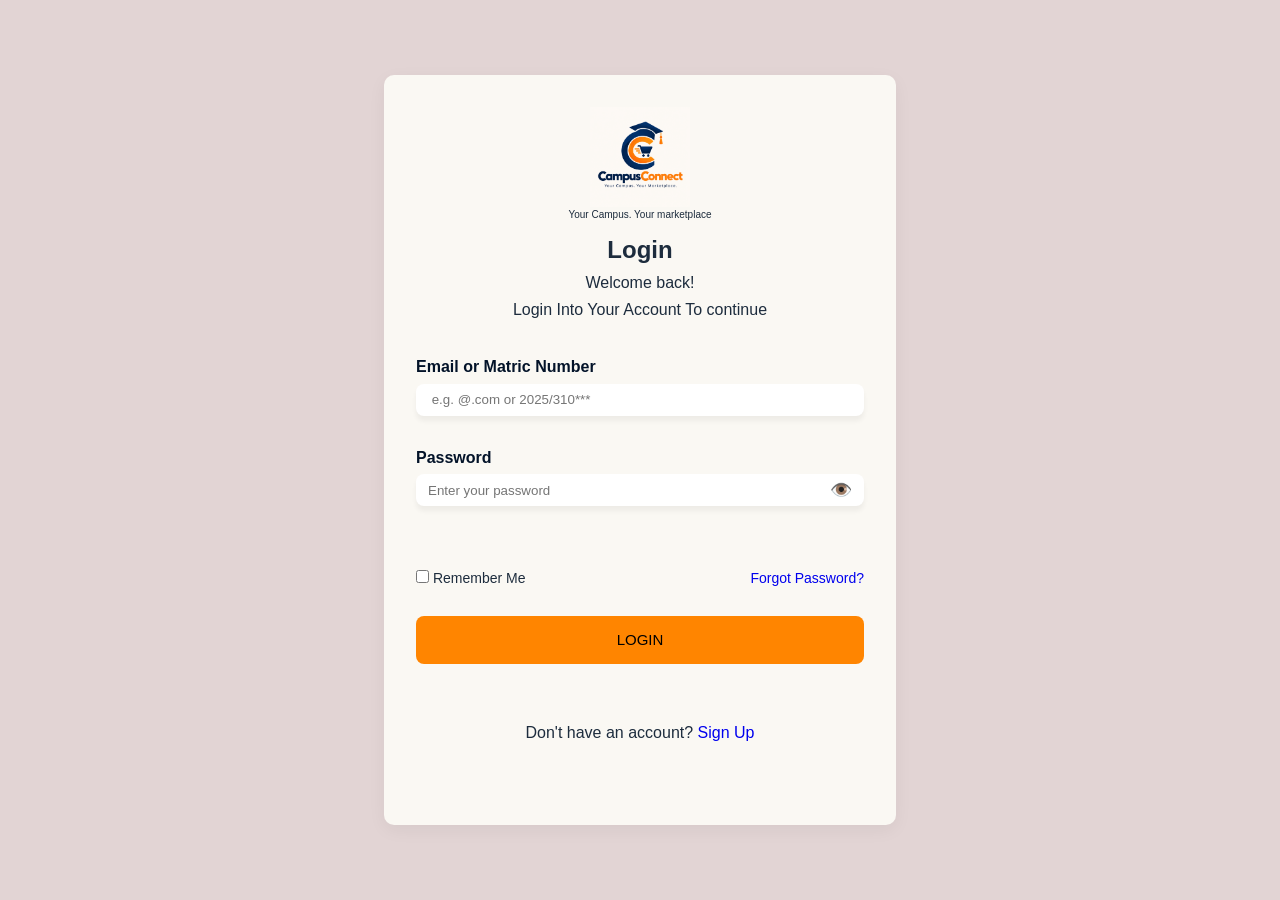
<file: login.html>
<!DOCTYPE html>
<html lang="en">

<head>
    <meta charset="UTF-8">
    <meta name="viewport" content="width=device-width, initial-scale=1.0">
    <title>CampusConnect</title>
    <link rel="stylesheet" href="css/login.css">
    <link rel="icon" href="images/icon.png">
</head>

<body>
    <div class="container">
        <div class="login-container">
            <div id="icon">
                <img src="images/icon.png" alt="logo">
                <p>Your Campus. Your marketplace</p>
            </div>
            <div class="head">
                <h2>Login</h2>
                <h4>Welcome back!</h4>
                <p>Login Into Your Account To continue</p>
            </div>
            <form action="" id="form" novalidate>
                <label for="number">
                    <p>Email or Matric Number</p>
                    <input type="text" name="number" id="number" placeholder=" e.g. @.com or 2025/310***" required>
                </label>
                <p class="para"></p>
                <label for="password">
                    <p>Password</p>
                    <div class="password-field">
                        <input type="password" name="password" id="password" placeholder="Enter your password" required>
                        <button type="button" class="toggle-password" aria-label="Show password">
                            <span class="eye-closed">👁️</span>
                            <span class="eye-open" hidden>👀</span>
                        </button>
                    </div>
                </label>
                <p class="para"></p>
                <div class="check">
                    <label for="remember">
                        <input type="checkbox" name="remember"> Remember Me
                    </label>
                    <a href="#">Forgot Password?</a>
                </div>
                <button type="submit" id="btn">LOGIN</button>
                <p class="login-message" id="login-message" role="status" aria-live="polite"></p>
            </form>
                <div class="foot">
                <p>Don't have an account? <a href="Signin.html">Sign Up</a></p>
            </div>
        </div>
    </div>
    <script src="JS/login.js"></script>
</body>

</html>
</file>
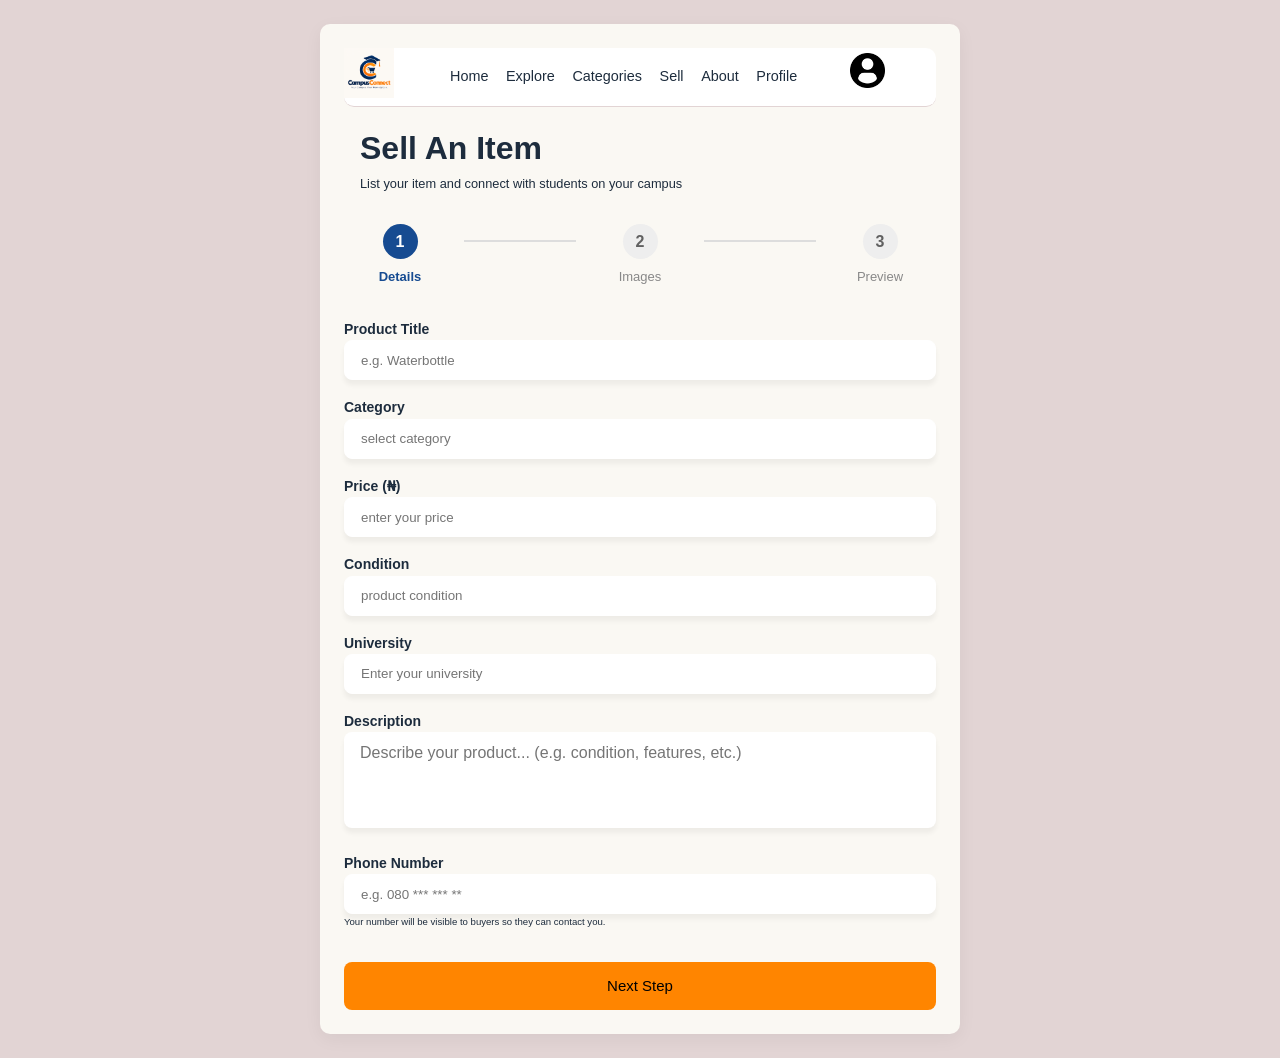
<file: sell.html>
<!DOCTYPE html>
<html lang="en">

<head>
    <meta charset="UTF-8">
    <meta name="viewport" content="width=device-width, initial-scale=1.0">
    <title>CampusConnect</title>
    <link rel="icon" href="images/icon.png">
    <link rel="stylesheet" href="css/sell.css">
</head>

<body>
    <div class="cover">
        <header>
            <section class="head">
                <div><a href="index.html"><img src="images/icon.png" alt="logo" id="hero-img"></a></div>
                <button class="hamburger" type="button" aria-label="open menu" aria-expanded="false"
                    aria-controls="nav-links">
                    <span></span>
                    <span></span>
                    <span></span>
                </button>
                <nav class="nav-links" id="nav-links">
                    <a href="index.html">Home</a>
                    <a href="explore.html">Explore</a>
                    <a href="index.html#categories">Categories</a>
                    <a href="sell.html">Sell</a>
                    <a href="index.html#about">About</a>
                    <a href="dashboard.html">Profile</a>
                </nav>
                <div class="profile-holder">
                    <img src="images/profile.jpg" alt="profile photo" class="profile-photo">
                </div>
            </section>
        </header>
        <main>
            <div class="dash-head">
                <h3>Sell An Item</h3>
                <p>List your item and connect with students on your campus</p>
            </div>
            <div class="steps">
                <div class="step active" id="indicator1">
                    <div class="circle">1</div>
                    <p>Details</p>
                </div>
                <div class="line"></div>
                <div class="step" id="indicator2">
                    <div class="circle">2</div>
                    <p>Images</p>
                </div>
                <div class="line"></div>

                <div class="step" id="indicator3">
                    <div class="circle">3</div>
                    <p>Preview</p>
                </div>
            </div>

            <form action="" id="sell-form">
                <section class="details" id="step1" hidden>
                    <label for="product-name">
                        <p>Product Title</p>
                        <input type="text" name="product-name" id="product-name" placeholder="e.g. Waterbottle" required>
                    </label>

                    <label for="product-category">
                        <p>Category</p>
                        <input type="text" name="product-category" id="product-category" placeholder="select category"
                            list="categories" required>
                        <datalist id="categories">
                            <option value="Electronics"></option>
                            <option value="Fashion"></option>
                            <option value="Shoes"></option>
                            <option value="Books"></option>
                            <option value="Home & living"></option>
                            <option value="others"></option>
                        </datalist>
                    </label>

                    <label for="product-price">
                        <p>Price (&#8358;)</p>
                        <input type="number" name="product-price" id="product-price" placeholder="enter your price" required>
                    </label>

                    <label for="product-condition">
                        <p>Condition</p>
                        <input type="text" name="product-condition" id="product-condition" list="conditions"
                            placeholder="product condition" required>
                        <datalist id="conditions">
                            <option value="Brand New"></option>
                            <option value="Like New"></option>
                            <option value="Excellent"></option>
                            <option value="Good"></option>
                            <option value="Fair"></option>
                        </datalist>
                    </label>

                       <label for="university">
                    <p>University</p>
                    <input type="text" id="university" name="university" list="universities"
                        placeholder="Enter your university" required>
                    <datalist id="universities">
                        <option value="UNN"></option>
                        <option value="Unilag"></option>
                        <option value="Uniben"></option>
                        <option value="Shanahan"></option>
                        <option value="Futo"></option>
                        <option value="Unizik"></option>
                        <option value="COOU"></option>
                        <option value="LASU"></option>
                        <option value="ABU"></option>
                        <option value="University of Ibadan"></option>
                    </datalist>
                </label>

                    <label for="product-description">
                        <p>Description</p>
                        <textarea name="product-description" id="product-description"
                            placeholder="Describe your product... (e.g. condition, features, etc.)" required></textarea>
                    </label>

                    <label for="number">
                    <p>Phone Number</p>
                    <input type="number" name="number" id="number" placeholder="e.g. 080 *** *** **" required>
                    <p id="test">Your number will be visible to buyers so they can contact you.</p>
                </label>

                    <button type="button" id="next1">Next Step</button>
                </section>


                <section class="form-step" id="step2" hidden>
                    <div class="upload">
                        <h3>Upload Product Images</h3>
                        <p id="upload-text">Add clear pictures of your product to attract buyers.</p>
                    </div>

                    <label for="product-images" class="upload-box">
                        <i class="fa-solid fa-cloud-arrow-up"></i>
                        <h4>Upload Your Product Image</h4>
                        <p>Click to browse or select from your device</p>
                        <span>PNG, JPG OR JPEG</span>
                        <input type="file" name="product-images" id="product-images" accept="image/*" multiple>
                    </label>
                    <div id="image-preview"></div>
                    <div class="next-btns">
                        <button type="button" class="back2">Back</button>
                        <button type="button" id="next2">Continue</button>
                    </div>
                </section>

                <section class="form-step" id="step3" hidden>
                        <div class="preview">
                            <h3>Preview Your Product</h3>
                        </div>
                        <div id="final-preview">
                            <div class="preview-details">
                                <p>Product Name: <span id="preview-title"></span></p>
                                <p>Price: <span id="preview-price"></span></p>
                                <p>Category: <span id="preview-category"></span></p>
                                <p>Conditon: <span id="preview-condition"></span></p>
                                <div class="line"></div>
                                <p>Description: <span id="preview-description"></span></p>
                            </div>
                            <div id="preview-images"></div>
                        </div>
                    <div class="message">
                        <p id="blue">i</p>
                        <p>Please preview your information before publishing.</p>
                    </div>
                    <p id="message-text"></p>
                    <div class="next-btn3">
                        <button type="button" class="back3">Back</button>
                        <button type="submit" class="publish">Publish Product</button>
                    </div>
                </section>
            </form>
        </main>
    </div>

    <script src="JS/common.js"></script>
    <script src="JS/sell.js"></script>
</body>

</html>
</file>
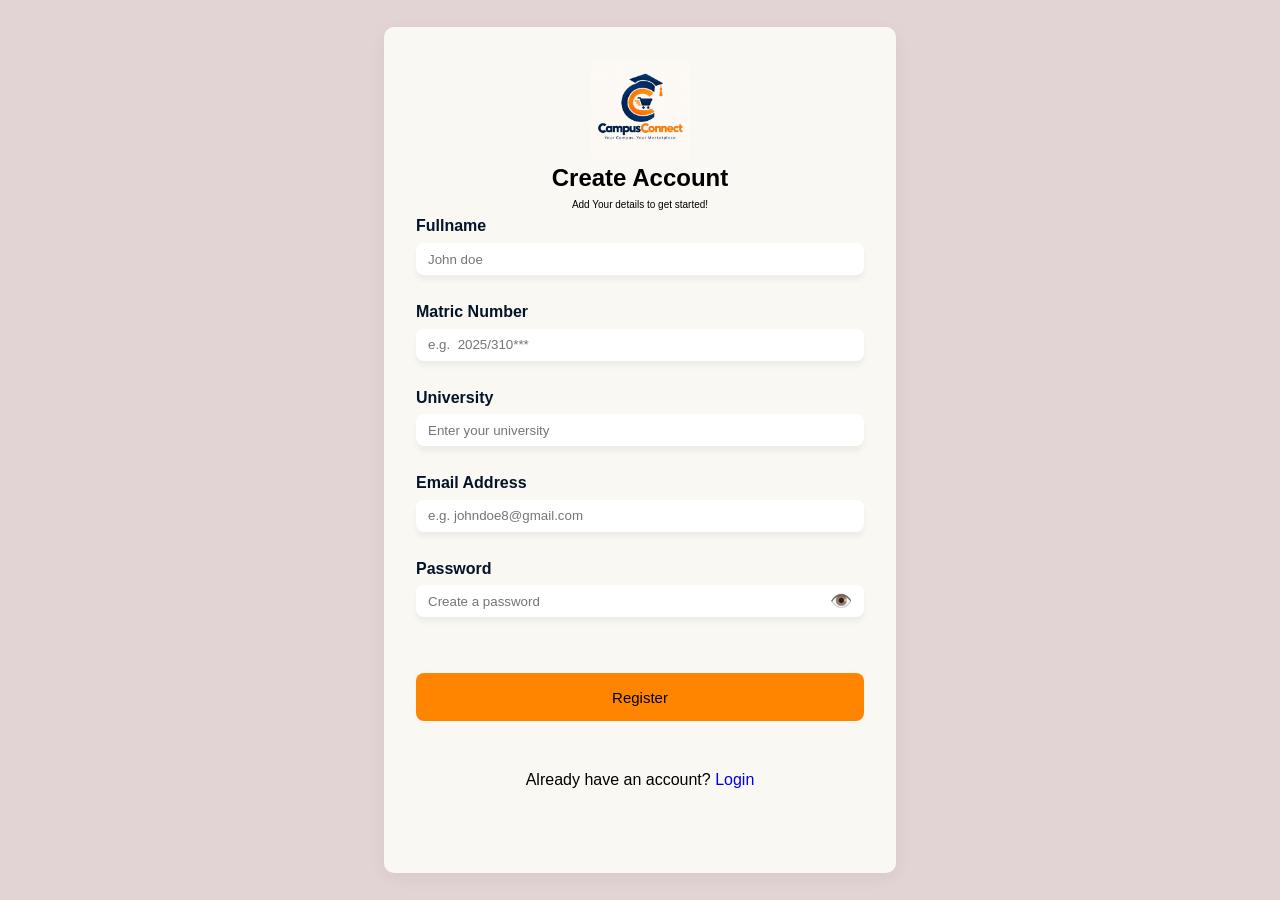
<file: Signin.html>
<!DOCTYPE html>
<html lang="en">

<head>
    <meta charset="UTF-8">
    <meta name="viewport" content="width=device-width, initial-scale=1.0">
    <title>CampusConnect</title>
    <link rel="icon" href="images/icon.png">
    <link rel="stylesheet" href="css/signin.css">
</head>

<body>
    <div class="container">
        <div class="sign-container">
            <div id="icon">
                <img src="images/icon.png" alt="logo">
            </div>
            <div class="head">
                <h2>Create Account</h2>
                <p>Add Your details to get started!</p>
            </div>
            <form action="" id="form">
                <label for="name">
                    <p>Fullname</p>
                    <input type="text" name="name" id="name" placeholder="John doe" required>
                </label>
                <p class="para"></p>
                <label for="number">
                    <p>Matric Number</p>
                    <input type="number" name="number" id="number" placeholder="e.g.  2025/310***" required>
                </label>
                <p class="para"></p>
                <label for="university">
                    <p>University</p>
                    <input type="text" id="university" name="university" list="universities"
                        placeholder="Enter your university" required>
                    <datalist id="universities">
                        <option value="UNN"></option>
                        <option value="Unilag"></option>
                        <option value="Uniben"></option>
                        <option value="Shanahan"></option>
                        <option value="Futo"></option>
                        <option value="Unizik"></option>
                        <option value="COOU"></option>
                        <option value="LASU"></option>
                        <option value="ABU"></option>
                        <option value="University of Ibadan"></option>
                    </datalist>
                </label>
                <p class="para"></p>
                <label for="email">
                    <p>Email Address</p>
                    <input type="email" name="email" id="email" placeholder="e.g. johndoe8@gmail.com" required>
                </label>
                <p class="para"></p>
                <label for="Password">
                    <p>Password</p>
                    <div class="password-field">
                        <input type="password" name="password" id="password" placeholder="Create a password" required>
                        <button type="button" class="toggle-password" aria-label="Show password">
                            <span class="eye-closed">👁️</span>
                            <span class="eye-open" hidden>👀</span>
                        </button>
                    </div>
                </label>
                <p class="para"></p>
                <button type="submit" id="register-btn">Register</button>
                 <p class="signin-message" id="signin-message" role="status" aria-live="polite"></p>
            </form>
            <p id="foot">Already have an account? <a href="login.html">Login</a></p>
        </div>
    </div>
<script src="JS/signin.js"></script>
</body>

</html>
</file>
<file: css/cart.css>
:root {
    --background-color: #e2d4d4;
    --primary-color: #031329;
    --secondary-color: #ff8500;
    --text: #1d2c3d;
    --container: #faf8f3;
    --cards: #ffffff;
    --muted-text: #74808b;
    --border: #c2c4c6;
}

* {
    margin: 0;
    padding: 0;
    box-sizing: border-box;
}

html {
    scroll-behavior: smooth;
}

body {
    min-height: 100vh;
    padding: clamp(0.5rem, 2vw, 1rem);
    background-color: var(--background-color);
    color: var(--text);
    font-family: Arial, Helvetica, sans-serif;
}

.cover {
    width: min(100%, 1500px);
    min-height: 100vh;
    margin: 0 auto;
    overflow: hidden;
    border-radius: 10px;
    background-color: var(--container);
    box-shadow: 0 4px 24px rgba(29, 44, 61, 0.12);
}

.head {
    background-color: #ffffff;
    display: flex;
    margin: 10px;
    gap: 20px;
    justify-content: space-between;
    align-items: center;
    border-radius: 8px;
    border-bottom: 1px solid #fcf7f7;
}

#hero-img {
    display: flex;
    width: 42px;
    height: 42px;
    object-fit: contain;
    margin: 5px;
}

#nav-links {
    display: flex;
    position: relative;
    flex: 1;
    gap: 1rem;
    justify-content: center;
    align-items: center;
}

#nav-links a:not(#nav-icon a) {
    color: var(--text);
    font-size: 0.9rem;
    text-decoration: none;
}

#nav-links a:not(#nav-icon a):hover {
    background-color: var(--secondary-color);
    padding: 0.4rem 0.55rem;
    border-radius: 9px;
    text-align: center;
    font-weight: 600;
    color: #fff;
}

#nav-links>div {
    display: flex;
    position: absolute;
    right: 0;
    justify-content: right;
    gap: 0.5rem;
}

#nav-icon button {
    width: 2.5rem;
    height: 2.5rem;
    border: 0;
    border-radius: 50%;
    background: transparent;
    color: var(--primary-color);
    cursor: pointer;
    font-size: 1rem;
}

.cart-count {
    position: absolute;
    top: 2rem;
    right: 2rem;
    background: #ff9700;
    color: #ffffff;
    font-size: 11px;
    font-weight: bold;
    width: 17px;
    height: 17px;
    border-radius: 50%;
    display: flex;
    justify-content: center;
    align-items: center;
}

.hamburger {
    display: none;
    flex-direction: column;
    justify-content: space-between;
    width: 30px;
    height: 22px;
    background: none;
    border: none;
    cursor: pointer;
    padding: 0;
    z-index: 1001;
}

.hamburger span {
    display: block;
    height: 3px;
    width: 100%;
    background-color: #263445;
    border-radius: 3px;
    transition: transform 0.3s linear, opacity 0.3s linear;
}

.hamburger.active span:nth-child(1) {
    transform: translateY(9.5px) rotate(45deg);
}

.hamburger.active span:nth-child(2) {
    opacity: 0;
}

.hamburger.active span:nth-child(3) {
    transform: translateY(-9.5px) rotate(-45deg);
}

.profile-holder {
    margin-left: auto;
}

#profile-photo {
    width: 40px;
    height: 40px;
    border-radius: 50%;
}

.head-bar {
    display: flex;
    flex-direction: column;
    align-items: flex-start;
    justify-content: center;
    padding: clamp(1.5rem, 5vw, 3.125rem);
    background-image: url("../images/cart.png");
    background-size: cover;
    background-position: center;
    background-repeat: no-repeat;
    margin: 10px;
    border-radius: 8px;
    min-height: 300px;
}

.head-bar h2 {
    font-size: clamp(2.25rem, 6vw, 4rem);
    font-weight: 700;
    line-height: 1.2;
}

.head-bar h2:first-child {
    color: var(--container);
}

.head-bar h2 span {
    color: var(--secondary-color);
}

.head-bar p {
    font-size: 1rem;
    font-weight: 500;
    color: var(--container);
    margin-top: 10px;
    line-height: 1.5;
}

.cart-container {
    border: 2px solid #d6e3fa;
    margin: clamp(0.5rem, 2vw, 1rem);
    min-height: 30rem;
    border-radius: 10px;
    box-shadow: 0 3px 10px rgba(214, 227, 250, 0.7);
}

.cart-head {
    display: flex;
    flex-direction: row;
    background-color: #eef4ff;
    margin-top: 1rem;
    padding: 0.2rem clamp(0.75rem, 3vw, 1.5rem) 1rem;
    align-items: center;
    justify-content: space-between;
    border-bottom: 2px solid var(--border);
}

.cart-head p {
    font-size: clamp(1rem, 3vw, 1.2rem);
    font-weight: 600;
    color: var(--text);
}

.cart-head button {
    background-color: transparent;
    border: none;
    font-size: 1rem;
    font-weight: 600;
    color: #e05252;
}

/* cart-items */
.cart-items {
    display: flex;
    flex-direction: column;
}

.cart-item {
    display: grid;
    grid-template-columns: 105px minmax(0, 1fr) 110px 130px 40px;
    grid-template-areas: "image info quantity price remove";
    gap: 18px;
    align-items: center;
    min-height: 145px;
    padding: 18px 16px;
    border-bottom: 1px solid #e5ebf5;
}

.cart-item img {
    grid-area: image;
    width: 105px;
    height: 105px;
    object-fit: contain;
    background: #f1f5ff;
    border-radius: 12px;
}

.product-info {
    grid-area: info;
    min-width: 0;
    overflow-wrap: anywhere;
}

.product-info h3 {
    font-size: 16px;
    margin-bottom: 7px;
    overflow-wrap: anywhere;
}

.product-info p {
    margin-bottom: 7px;
    overflow-wrap: anywhere;
}

.product-info strong {
    display: block;
    color: blue;
    font-size: 18px;
}

.quantity-control {
    display: flex;
    align-items: center;
    justify-content: center;
    grid-area: quantity;
    border: 1px solid #d9e3f6;
    border-radius: 30px;
    overflow: hidden;
}

.quantity-control button {
    width: 32px;
    height: 32px;
    border: none;
    background-color: lightblue;
    cursor: pointer;
    font-size: 17px;
}

.quantity-control button:hover {
    background: #d9e7ff;
}

.quantity-control span {
    min-width: 35px;
    text-align: center;
    font-weight: bold;
}

.item-price {
    grid-area: price;
    font-weight: bold;
    white-space: nowrap;
    text-align: right;
}

.remove-item {
    grid-area: remove;
    border: none;
    background: none;
    color: #d62828;
    font-size: 18px;
    cursor: pointer;
}

.empty-cart {
    display: flex;
    flex-direction: column;
    justify-content: center;
    align-items: center;
    gap: 10px;
    padding: 5rem;
    line-height: 2rem;
}

.empty-cart h3 {
    font-size: 1.5rem;
    font-weight: 600;
}

.empty-cart p {
    color: #0f345f;
}

.empty-cart a {
    text-decoration: none;
    text-align: center;
    background-color: var(--secondary-color);
    width: 10rem;
    height: 2rem;
    border-radius: 8px;
    color: var(--cards);
}

.empty-cart a:hover {
    transform: translateY(-3px);
}

@media (max-width: 700px) {
    .cart-item {
        grid-template-columns: 72px minmax(0, 1fr) 100px 36px;
        grid-template-areas:
            "image info info info"
            "image quantity price remove";
        gap: 12px;
        padding: 16px 12px;
    }

    .cart-item img {
        width: 72px;
        height: 72px;
    }

    .item-price {
        text-align: center;
    }
}

@media (max-width: 480px) {
    .cart-item {
        grid-template-columns: 60px minmax(0, 1fr) 100px 32px;
        gap: 8px;
        padding: 14px 8px;
    }

    .cart-item img {
        width: 60px;
        height: 60px;
    }
}

button {
    cursor: pointer;
}

#shop {
    display: inline-flex;
    align-items: center;
    border: 2px solid rgb(38, 38, 217);
    height: 2.3rem;
    border-radius: 15px;
    background-color: none;
    color: rgb(5, 5, 157);
    font-size: 13px;
    font-weight: lighter;
    justify-content: center;
    text-align: center;
    padding: 5px 10px;
    margin-left: 1.5rem;
}

#shop:hover {
    transform: translateY(-5px);
    box-shadow: 0 5px 18px rgba(0, 0, 0, 0.08);
}

#amount {
    display: flex;
    flex-direction: column;
    gap: 1rem;
    border: 1px solid var(--border);
    width: 100%;
    border-radius: 10px;
    padding: 10px;
}

.amount-container {
    display: grid;
    grid-template-columns: minmax(0, 15rem);
    justify-content: end;
    align-items: end;
    gap: 1rem;
    margin: 1rem;
}

.amount-container>a {
    display: block;
}

#amount span {
    font-size: 1rem;
    font-weight: 600;
    color: var(--text);
}

.money {
    display: block;
    text-align: right;
}

#total {
    color: blue;
}

.line {
    border: 1px solid var(--border);
}

#checkout {
    height: 2.3rem;
    width: 100%;
    border: none;
    border-radius: 10px;
    color: var(--cards);
    background-color: var(--secondary-color);
}

#checkout:hover {
    font-weight: 700;
    background-color: #dd7505;
    transform: translateY(-3px);
    box-shadow: 0 5px 18px rgba(0, 0, 0, 0.08);
}

.delivery {
    display: grid;
    grid-template-columns: repeat(auto-fit, minmax(min(100%, 13rem), 1fr));
    gap: 1rem;
    width: auto;
    padding: 0.7rem;
    margin: 1rem;
    background-color: #b3d6f7;
    border-radius: 10px;
}

#logo {
    display: flex;
    width: 50px;
    height: 50px;
    object-fit: contain;
    justify-content: start;
}

.foot {
    padding: 2rem;
    background-image: url(/images/foot.png);
    background-size: cover;
    background-position: center;
    background-repeat: no-repeat;
}

.foot-container {
    display: grid;
    grid-template-columns: minmax(0, 1fr) repeat(3, minmax(0, max-content));
    gap: 2rem clamp(2rem, 5vw, 5rem);
    padding: 1.5rem 3%;
}

#support {
    display: flex;
    flex-direction: column;
    gap: 0.5rem;
}

#quick-links {
    display: flex;
    flex-direction: column;
    gap: 0.5rem;
}

#quick-links a {
    text-decoration: none;
    color: var(--text);
}

@media (max-width: 760px) {
    .head {
        flex-wrap: wrap;
        gap: 0.5rem 1rem;
        padding: 0.25rem 0.5rem;
    }

    .hamburger {
        order: 2;
        margin-left: 0.5rem;
    }

    #nav-links {
        display: grid;
        grid-template-columns: repeat(3, 1fr);
        order: 3;
        gap: 0.25rem 0.75rem;
        padding: 0.5rem;
    }

    #nav-links a {
        padding: 0.35rem 0.4rem;
    }

    #nav-links>div {
        position: static;
        left: auto;
        right: auto;
    }

    #nav-icon {
        order: 1;
        margin-left: auto;
    }

    #nav-icon {
        grid-column: 1 / -1;
        justify-self: stretch;
        justify-content: flex-end;
        margin: 0;
    }

    #nav-icon button {
        font-size: 0.8rem;
    }

    #nav-links a:not(#nav-icon a) {
        width: auto;
        height: auto;
        min-height: 1.7rem;
        font-size: 0.7rem;
    }

    .head-bar {
        min-height: 230px;
    }

    .cart-container {
        min-height: 0;
    }

    .amount-container {
        grid-template-columns: minmax(0, 24rem);
    }

    .foot-container {
        grid-template-columns: repeat(2, minmax(0, 1fr));
        gap: 1.5rem;
    }
}

@media (max-width: 480px) {
    body {
        padding: 0.35rem;
    }

    .head {
        margin: 6px;
    }

    #nav-links {
        justify-content: space-between;
        gap: 0.2rem;
    }

    #nav-links a {
        font-size: 0.8rem;
    }

    .head-bar {
        min-height: 190px;
        margin: 6px;
        padding: 1.25rem;
    }

    .head-bar p {
        font-size: 0.9rem;
    }

    .cart-container {
        margin: 0.5rem;
    }

    .empty-cart {
        line-height: 1.5rem;
        align-items: center;
        justify-content: center;
        padding: 3rem;
    }

    .empty-cart h3 {
        font-size: 1.2rem;
    }

    .empty-cart p {
        font-size: 0.9rem;
        font-weight: 500;
    }

    .cart-head {
        gap: 0.5rem;
        padding: 0.2rem 0.75rem 0.75rem;
    }

    .cart-head button {
        font-size: 0.9rem;
    }

    #shop {
        margin-left: 0.5rem;
    }

    .amount-container {
        grid-template-columns: minmax(0, 1fr);
        margin: 0.75rem 0.5rem;
    }

    #checkout {
        min-height: 2.75rem;
    }

    .delivery {
        margin: 0.75rem 0.5rem;
    }

    .foot {
        padding: 1rem;
    }

    .foot-container {
        display: flex;
        flex-direction: column;
        gap: 1.25rem;
        justify-content: center;
        align-items: center;
    }
}

#nav-icon button {
    position: relative;
    width: 2.5rem;
    height: 2.5rem;
}

#nav-icon .cart-count {
    position: absolute;
    top: -0.3rem;
    right: -0.3rem;
    width: auto;
    min-width: 1.15rem;
    height: 1.15rem;
    padding: 0 0.2rem;
    box-sizing: border-box;
    border-radius: 999px;
    display: grid;
    place-items: center;
    font-size: clamp(0.65rem, 2vw, 0.75rem);
    line-height: 1;
}

@media (max-width: 700px) {
    .hamburger {
        display: flex;
    }
}

#nav-links[hidden] {
    display: none !important;
}
</file>
<file: css/checkout.css>
:root {
    --background-color: #e2d4d4;
    --primary-color: #031329;
    --secondary-color: #ff8500;
    --text: #1d2c3d;
    --container: #faf8f3;
    --cards: #ffffff;
    --muted-text: #74808b;
    --border: #c2c4c6;
    --num: rgb(86, 86, 232);
}

* {
    margin: 0;
    padding: 0;
    box-sizing: border-box;
}

html {
    scroll-behavior: smooth;
}

body {
    min-height: 100vh;
    padding: clamp(0.5rem, 2vw, 1rem);
    background-color: var(--background-color);
    color: var(--text);
    font-family: Arial, Helvetica, sans-serif;
}

main {
    display: grid;
    grid-template-columns: minmax(0, 1.2fr) minmax(0, 0.8fr);
    grid-template-areas:
        "hero hero"
        "info summary"
        "info order"
        "lock lock";
    gap: 1rem;
    padding: 0 10px 24px;
    align-items: start;
}

.cover {
    width: min(100%, 1500px);
    min-height: 100vh;
    margin: 0 auto;
    overflow: hidden;
    border-radius: 10px;
    background-color: var(--container);
    box-shadow: 0 4px 24px rgba(29, 44, 61, 0.12);
}

.head {
    background-color: #ffffff;
    display: flex;
    margin: 10px;
    gap: 20px;
    justify-content: space-between;
    align-items: center;
    border-radius: 8px;
    border-bottom: 1px solid #fcf7f7;
}

#hero-img {
    display: flex;
    width: 42px;
    height: 42px;
    object-fit: contain;
    margin: 5px;
}

#nav-links {
    display: flex;
    position: relative;
    flex: 1;
    gap: 1rem;
    justify-content: center;
    align-items: center;
}

#nav-links a:not(#nav-icon a) {
    color: var(--text);
    font-size: 0.9rem;
    text-decoration: none;
}

#nav-links a:not(#nav-icon a):hover {
    background-color: var(--secondary-color);
    padding: 0.4rem 0.55rem;
    border-radius: 9px;
    text-align: center;
    font-weight: 600;
    color: #fff;
}

#nav-icon {
    display: flex;
    position: absolute;
    right: 0;
    justify-content: center;
    gap: 0.5rem;
}

#nav-icon a button {
    width: 2.5rem;
    height: 2.5rem;
    border: 0;
    border-radius: 50%;
    background: transparent;
    color: var(--primary-color);
    cursor: pointer;
    font-size: 1rem;
}

.cart-count {
    position: absolute;
    top: -0.1rem;
    right: -0.1rem;
    background: #ff9700;
    color: #ffffff;
    font-size: 11px;
    font-weight: bold;
    width: 17px;
    height: 17px;
    border-radius: 50%;
    display: flex;
    justify-content: center;
    align-items: center;
}

.hamburger {
    display: none;
    flex-direction: column;
    justify-content: space-between;
    width: 30px;
    height: 22px;
    background: none;
    border: none;
    cursor: pointer;
    padding: 0;
    z-index: 1001;
}

.hamburger span {
    display: block;
    height: 3px;
    width: 100%;
    background-color: #263445;
    border-radius: 3px;
    transition: transform 0.3s linear, opacity 0.3s linear;
}

.hamburger.active span:nth-child(1) {
    transform: translateY(9.5px) rotate(45deg);
}

.hamburger.active span:nth-child(2) {
    opacity: 0;
}

.hamburger.active span:nth-child(3) {
    transform: translateY(-9.5px) rotate(-45deg);
}

.profile-holder {
    margin-left: auto;
}

#profile-photo {
    width: 40px;
    height: 40px;
    border-radius: 50%;
}

.check-head {
    grid-area: hero;
    display: flex;
    flex-direction: column;
    align-items: flex-start;
    justify-content: center;
    padding: clamp(1.5rem, 5vw, 3.125rem);
    background-image: url("../images/checkout.png");
    background-size: cover;
    background-position: center;
    background-repeat: no-repeat;
    margin: 0;
    border-radius: 8px;
    min-height: 300px;
}

.check-head h2 {
    font-size: clamp(2.25rem, 6vw, 4rem);
    font-weight: 700;
    line-height: 1.2;
    color: var(--cards);
}

.check-head p {
    font-size: 1rem;
    font-weight: 500;
    color: var(--container);
    margin-top: 10px;
    line-height: 1.5;
}

.info-container {
    grid-area: info;
    display: flex;
    flex-direction: column;
    gap: 1rem;
    min-width: 0;
}

.shipping-info {
    display: flex;
    flex-direction: column;
    margin: 15px;
    border-radius: 8px;
    border: 2px solid #d6e3fa;
    width: 100%;
    max-width: 34rem;
    min-width: 0;
    margin: 0;
    box-shadow: 0 3px 10px rgba(214, 227, 250, 0.7);
    padding: 10px;
    gap: 1rem;
}

#shipping-head {
    display: flex;
    gap: 0.6rem;
}

.num {
    background-color: var(--num);
    width: 25px;
    height: 25px;
    border-radius: 15px;
    text-align: center;
    color: #000;
    margin-bottom: 1rem;
    align-self: center;
    font-weight: 600;
    color: var(--cards);
    padding-top: 3px;
}

.form {
    display: flex;
    flex-direction: column;
    gap: 2rem;
}

.form p {
    font-weight: 600;
    font-size: 0.8rem;
    color: var(--text);
}

.forms {
    width: 100%;
    height: 2rem;
    padding: 5px;
    border: 1px solid #e2d4d4;
    border-radius: 10px;
    box-shadow: 0 5px 5px rgba(0, 0, 0, 0.05);
}

.forms:focus {
    border: 1px solid var(--secondary-color);
    outline: 2px solid rgba(255, 133, 0, 0.15);
}

#location {
    display: flex;
    gap: 1rem;
}

#location label {
    flex: 1;
    min-width: 0;
}

#location input {
    width: 100%;
    height: 2rem;
    border: 1px solid #e2d4d4;
    border-radius: 10px;
    padding: 5px;
    box-shadow: 0 5px 5px rgba(0, 0, 0, 0.05);
}

#location input:focus {
    border: 1px solid var(--secondary-color);
    outline: 2px solid rgba(255, 133, 0, 0.15);
}

.delivery-type {
    display: flex;
    flex-direction: column;
    gap: 1rem;
}

.delivery-type span {
    padding-left: 12px;
}

.payment {
    display: flex;
    flex-direction: column;
    border: 2px solid #d6e3fa;
    width: 100%;
    max-width: 34rem;
    min-width: 0;
    margin: 0;
    border-radius: 8px;
    padding: 10px;
    gap: 1rem;
    box-shadow: 0 3px 10px rgba(214, 227, 250, 0.7);
}

.payment-head {
    display: flex;
    gap: 0.6rem;
}

.payment form {
    display: flex;
    flex-direction: column;
    gap: 1rem;
}

.payment label {
    display: flex;
    align-items: center;
    height: 2rem;
    border: 1px solid black;
    border-radius: 10px;
    padding: 5px;
    box-shadow: 0 5px 5px rgba(0, 0, 0, 0.05);
    border: 1.5px solid var(--border);
}


.payment label span {
    margin-left: auto;
    text-align: right;
}

.order-summary {
    grid-area: summary;
    position: static;
    border: 2px solid #d6e3fa;
    display: flex;
    flex-direction: column;
    margin: 8px;
    border-radius: 8px;
    min-height: 30rem;
    width: 100%;
    min-width: 0;
    margin: 0;
    box-shadow: 0 3px 10px rgba(214, 227, 250, 0.7);
    padding: 10px;
    gap: 1rem;
}

.summary-head {
    align-items: center;
    padding: 5px;
    border-bottom: 1.5px solid var(--border);
}

/* product cards design */
.checkout-cards {
    display: flex;
    flex-direction: column;
    gap: 1rem;
    max-height: 14rem;
    overflow-y: auto;
}

.empty-cart-message {
    padding: 1.5rem 1rem;
    color: var(--muted-text);
    text-align: center;
    font-weight: 600;
    font-size: 1.2rem;
}

.checkout-product {
    display: grid;
    grid-template-columns: minmax(64px, 105px) minmax(0, 1fr);
    gap: clamp(0.5rem, 2vw, 18px);
    align-items: center;
    justify-content: center;
    border-bottom: 1px solid #e5ebf5;

}

.checkout-product img {
    width: 105px;
    height: 105px;
    object-fit: contain;
    background: #f1f5ff;
    border-radius: 12px;
}

.checkout-product p {
    font-weight: 500;
}

.product-details {
    min-width: 0;
}

.product-details h3 {
    font-size: 16px;
    margin-bottom: 7px;
}

.product-details p {
    margin-bottom: 7px;
}

.product-bottom {
    display: flex;
    align-items: center;
    justify-content: space-between;
    gap: 10px;
}

.product-info {
    grid-area: info;
    min-width: 0;
    overflow-wrap: anywhere;
}

.product-info h3 {
    font-size: 16px;
    margin-bottom: 7px;
    overflow-wrap: anywhere;
}

.product-info p {
    margin-bottom: 7px;
    overflow-wrap: anywhere;
}

.product-price {
    display: block;
    color: blue;
    font-size: 18px;
}

.quantity {
    margin-left: auto;
    color: #52627a;
    background: #eef4ff;
    padding: 5px 9px;
    font-size: 13px;
}


.price {
    margin-top: auto;
    padding-top: 10px;
    gap: 10px;
    display: flex;
    flex-direction: column;
    justify-content: flex-end;
    border-top: 1.5px solid var(--border);
}

#money {
    display: flex;
    flex-direction: column;
    justify-content: space-between;
    gap: 12px;
    padding: 5px;
}

#money div,
#money span {
    display: flex;
    align-items: center;
    width: 100%;
}

#money span {
    justify-content: space-between;
    font-weight: 600;
}

#money strong {
    display: inline-block;
    margin-left: auto;
    text-align: right;
    white-space: nowrap;
}

#money .total-row {
    padding-top: 8px;
    border-top: 1px solid var(--border);
    font-size: 1.05rem;
}

.total span {
    justify-content: space-between;
}

.total {
    color: green;
}

.order {
    grid-area: order;
    position: static;
    display: flex;
    flex-direction: column;
    gap: 1rem;
    min-width: 0;
}

.order-btn {
    height: 2.3rem;
    width: 100%;
    max-width: 25rem;
    border: none;
    border-radius: 10px;
    justify-content: center;
    align-self: center;
    color: var(--cards);
    background-color: var(--secondary-color);
}

.order-btn:hover {
    font-weight: 700;
    background-color: #dd7505;
    transform: translateY(-3px);
    box-shadow: 0 5px 18px rgba(0, 0, 0, 0.08);
}

.order p {
    font-size: 14px;
    text-align: center;
}

#lock {
    grid-area: lock;
    padding: 15px;
    font-size: 13px;
}

.foot {
    padding: 2rem;
    background-image: url(/images/foot.png);
    background-size: cover;
    background-position: center;
    background-repeat: no-repeat;
}

#logo {
    display: flex;
    width: 50px;
    height: 50px;
    object-fit: contain;
    justify-content: start;
}

.foot-container {
    display: grid;
    grid-template-columns: minmax(0, 1fr) repeat(3, minmax(0, max-content));
    gap: 2rem clamp(2rem, 5vw, 5rem);
    padding: 1.5rem 3%;
}

#support {
    display: flex;
    flex-direction: column;
    gap: 0.5rem;
}

#quick-links {
    display: flex;
    flex-direction: column;
    gap: 0.5rem;
}

#quick-links a {
    text-decoration: none;
    color: var(--text);
}

#message {
    font-weight: 600;
    color: green;
}

@media (max-width: 800px) {
    main {
        grid-template-columns: minmax(0, 1fr);
        grid-template-areas:
            "hero"
            "info"
            "summary"
            "order"
            "lock";
    }

    .info-container {
        display: grid;
        grid-template-columns: repeat(2, minmax(0, 1fr));
        align-items: start;
    }

    .shipping-info,
    .payment,
    .order-summary,
    .order {
        max-width: none;
    }

    .order-summary,
    .order {
        width: min(100%, 38rem);
        justify-self: center;
    }

    .foot-container {
        display: flex;
        flex-direction: row;
        justify-content: space-between;
        gap: 1.5rem;
    }
}

@media (max-width: 560px) {
    .head {
        flex-wrap: wrap;
        gap: 0.5rem;
        padding: 0.25rem;
    }

    #nav-links {
        order: 3;
        flex-basis: 100%;
        flex-wrap: wrap;
        gap: 0.5rem 0.75rem;
        padding: 0.25rem;
    }

    #nav-links a {
        font-size: 0.8rem;
    }

    #nav-icon a:last-child {
        position: relative;
    }

    .cart-count {
        top: 0;
        right: 0;
    }

    main {
        gap: 0.75rem;
        padding: 0 4px 16px;
    }

    .check-head {
        min-height: 220px;
        padding: 1.25rem;
    }

    .info-container {
        grid-template-columns: minmax(0, 1fr);
    }

    .shipping-info,
    .payment,
    .order-summary {
        padding: 0.75rem;
    }

    #location {
        flex-direction: column;
    }

    .checkout-product {
        grid-template-columns: 72px minmax(0, 1fr);
    }

    .checkout-product img {
        width: 72px;
        height: 72px;
    }

    .product-bottom {
        flex-wrap: wrap;
    }

    .foot {
        padding: 1.25rem;
    }

    .foot-container {
        display: flex;
        flex-direction: column;
        padding: 1rem 0;
        justify-content: center;
        align-items: center;
    }
}

@media (max-width: 700px) {
    .head {
        display: flex;
        flex-wrap: wrap;
        align-items: center;
        gap: 0.5rem;
    }

    .hamburger {
        display: flex;
        order: 2;
        margin-left: 0.5rem;
    }

    #nav-icon {
        position: static;
        left: auto;
        right: auto;
        order: 1;
        margin-left: auto;
    }

    #nav-icon {
        grid-column: 1 / -1;
        justify-self: stretch;
        justify-content: flex-end;
        margin-left: 0;
    }

    #nav-links {
        display: grid;
        grid-template-columns: repeat(3, 1fr);
        order: 3;
        flex: 1 0 100%;
        justify-content: center;
    }

    #nav-links a:not(#nav-icon a) {
        width: auto;
        height: auto;
        min-height: 1.7rem;
        font-size: 0.7rem;
    }

}

#nav-links[hidden] {
    display: none !important;
}
</file>
<file: css/dashboard.css>
:root {
    --background-color: #faf8f3;
    --primary-color: #031329;
    --secondary-color: #ff8500;
    --text: #1d2c3d;
    --container: #ffffff;
    --cards: #ffffff;
    --muted-text: #74808b;
    --border: #eceef0;
}

* {
    margin: 0;
    padding: 0;
    box-sizing: border-box;
}

html {
    scroll-behavior: smooth;
}

body {
    min-height: 100vh;
    padding: 1rem;
    background-color: var(--background-color);
    color: var(--text);
    font-family: Arial, Helvetica, sans-serif;
}

.cover {
    width: min(100%, 1200px);
    min-height: calc(100vh - 2rem);
    margin: 0 auto;
    overflow: hidden;
    border-radius: 10px;
    background-color: var(--container);
    box-shadow: 0 4px 24px rgba(29, 44, 61, 0.12);
}

.head {
    min-height: 4rem;
    position: relative;
    display: grid;
    grid-template-columns: minmax(140px, 1fr) auto minmax(90px, 1fr);
    align-items: center;
    gap: 1.5rem;
    padding: 0.5rem 1.5rem;
    background-color: var(--cards);
    border-bottom: 1px solid var(--border);
}

.nav {
    display: flex;
    align-items: center;
}

#hero-img {
    display: block;
    width: 42px;
    height: 42px;
    object-fit: contain;
}

#nav-links {
    display: flex;
    align-items: center;
    justify-content: center;
    gap: clamp(0.75rem, 2.5vw, 1.5rem);
}

#nav-links a:not(#nav-icon a) {
    color: var(--text);
    font-size: 0.9rem;
    text-decoration: none;
}

#nav-links a:not(#nav-icon a):hover {
    color: var(--primary-color);
    background-color: var(--secondary-color);
    width: 4.5rem;
    height: 1.7rem;
    border-radius: 9px;
    text-align: center;
    font-weight: 600;
    color: #fff;
}

#nav-icon {
    display: flex;
    position: absolute;
    top: 50%;
    right: 1.5rem;
    justify-content: flex-end;
    gap: 0.5rem;
    transform: translateY(-50%);
}

#nav-icon button {
    width: 2.5rem;
    height: 2.5rem;
    border: 0;
    border-radius: 50%;
    background: transparent;
    color: var(--primary-color);
    cursor: pointer;
    font-size: 1rem;
}

.cart-count {
    position: absolute;
    top: 1.8rem;
    right: 3.25rem;
    background: #ff9700;
    color: #ffffff;
    font-size: 11px;
    font-weight: bold;
    width: 17px;
    height: 17px;
    border-radius: 50%;
    display: flex;
    justify-content: center;
    align-items: center;
}

.hamburger {
    display: none;
    flex-direction: column;
    justify-content: space-between;
    width: 30px;
    height: 22px;
    background: none;
    border: none;
    cursor: pointer;
    padding: 0;
    z-index: 1001;
}

.hamburger span {
    display: block;
    height: 3px;
    width: 100%;
    background-color: #263445;
    border-radius: 3px;
    transition: transform 0.3s ease, opacity 0.3s ease;
}

.hamburger.active span:nth-child(1) {
    transform: translateY(9.5px) rotate(45deg);
}
.hamburger.active span:nth-child(2) {
opacity: 0;
}

.hamburger.active span:nth-child(3) {
    transform: translateY(-9.5px) rotate(-45deg);
}

main {
    min-height: calc(100vh - 5rem);
    display: grid;
    grid-template-columns: 220px minmax(0, 1fr);
    align-items: stretch;
}

#side {
    display: flex;
    flex-direction: column;
    align-self: stretch;
    min-height: 100%;
    padding: 1.5rem 0.75rem;
    border-right: 1px solid var(--border);
}

#profile {
    display: grid;
    grid-template-columns: 48px minmax(0, 1fr);
    grid-template-rows: auto auto;
    align-items: center;
    column-gap: 0.75rem;
    margin: 0 0 1.5rem;
    padding: 0.5rem;
}

#profile img {
    width: 48px;
    height: 48px;
    grid-row: 1 / 3;
    border-radius: 50%;
    object-fit: cover;
}

#name {
    align-self: end;
    font-size: 0.9rem;
    font-weight: 700;
}

#verfiy {
    align-self: start;
    color: var(--muted-text);
    font-size: 0.75rem;
}

#side > div:last-child {
    display: flex;
    flex: 1;
    flex-direction: column;
    gap: 0.35rem;
    min-height: 0;
}

#side button {
    min-height: 2.6rem;
    padding: 0 0.75rem;
    border: 0;
    border-radius: 0.4rem;
    background: transparent;
    color: var(--text);
    cursor: pointer;
    font: inherit;
    text-align: left;
}

#side > div:last-child > a:last-child {
    display: block;
    margin-top: auto;
    color: inherit;
    text-decoration: none;
}

#side > div:last-child > a:last-child button {
    width: 100%;
}

#side a :hover {
    width: 12rem;
}

#side button:hover,
#side button:focus-visible {
    background: #152a40;
    font-weight: 600;
    color: #fff;
}

#dash-sec {
    min-width: 0;
    padding: clamp(1.25rem, 4vw, 2.5rem);
}

#dash-sec h2 {
    margin-bottom: 0.4rem;
    color: var(--primary-color);
    font-size: 1.6rem;
}

#dash-sec > p:not(#para) {
    margin-bottom: 1.5rem;
    color: var(--muted-text);
}

#dash-head {
    display: grid;
    grid-template-columns: repeat(3, minmax(0, 1fr));
    gap: 1rem;
    margin-bottom: 2rem;
}

.dash-cards {
    min-width: 0;
    padding: 1.25rem;
    border: 1px solid var(--border);
    border-radius: 0.65rem;
    background: var(--cards);
    box-shadow: 0 2px 8px rgba(29, 44, 61, 0.05);
}

.dash-cards h3 {
    margin-bottom: 0.6rem;
    color: var(--muted-text);
    font-size: 0.85rem;
    font-weight: 600;
}

.dash-cards p {
    color: var(--primary-color);
    font-size: 1.35rem;
    font-weight: 700;
}

.dash-cards:first-child p {
    color: rgba(12, 12, 77, 0.925);
}
.dash-cards:last-child p {
    color: var(--secondary-color);
}

#num {
    color: #26804b;
}

#recent {
    display: grid;
    grid-template-columns: 1fr auto;
    align-items: center;
    gap: 0.75rem;
}

#recent > h3 {
    color: var(--primary-color);
    font-size: 1.15rem;
}

#recent > button {
    border: 0;
    background: transparent;
    color: var(--muted-text);
    cursor: pointer;
    font: inherit;
    text-transform: capitalize;
}

#listings {
    grid-column: 1 / -1;
    overflow-x: auto;
    border: 1px solid var(--border);
    border-radius: 0.65rem;
    background: var(--cards);
    box-shadow: 0 2px 8px rgba(29, 44, 61, 0.05);
}

table {
    width: 100%;
    border-collapse: collapse;
    text-align: left;
}

th,
td {
    padding: 0.8rem;
    border-bottom: 1px solid var(--border);
    font-size: 0.85rem;
    white-space: nowrap;
}

th {
    background: #fbfbfa;
    color: var(--muted-text);
    font-weight: 600;
}

tbody tr:last-child td {
    border-bottom: 0;
}

.product-info {
    display: flex;
    align-items: center;
    gap: 0.75rem;
}

.product-info img {
    width: 44px;
    height: 44px;
    border-radius: 0.3rem;
    background: #f3f3f3;
    object-fit: cover;
}

.product-name {
    font-weight: 600;
}

td > span {
    display: inline-block;
    padding: 0.25rem 0.6rem;
    border-radius: 999px;
    background: #eaf5ee;
    color: #26804b;
    font-size: 0.75rem;
}

.action-btn {
    padding: 0.3rem 0.55rem;
    border: 1px solid var(--border);
    border-radius: 0.3rem;
    background: var(--cards);
    color: var(--muted-text);
    cursor: pointer;
    font-size: 0.75rem;
}

.action-btn:hover,
.action-btn:focus-visible {
    background: var(--secondary-color);
    color: #fff;
}

#feed {
    text-align: center;
    margin: 2rem 0 0.75rem;
}

#feedback {
    border: 1.5px solid var(--border);
    border-radius: 10px;
    width: 100%;
    min-height: 25rem;
    margin: 0 0 1rem;
    box-shadow: 0 2px 8px rgba(29, 44, 61, 0.05);
    background: var(--container);
    padding: 0.25rem;
}

.feedback-container {
    display: flex;
    flex-direction: column;
    gap: 1rem;
    padding: 10px;
}

.feedback-container p {
    color: #777;
    line-height: 1.5;
}

.feedback-container h3 {
    color: var(--text);
}

.emoji {
    display: flex;
    justify-content: start;
    gap: 1rem;
    padding-left: 1rem;
}

.emoji button {
    width: 2.75rem;
    height: 2.75rem;
    border: 1px solid var(--border);
    border-radius: 50%;
    background: var(--cards);
    cursor: pointer;
    font-size: 1.35rem;
    transition: transform 0.15s linear, border-color 0.15s linear, background 0.15s linear;
}

.emoji button:hover,
.emoji button:focus-visible,
.emoji button.selected {
    border-color: var(--secondary-color);
    background: #fff4e8;
    outline: none;
    transform: translateY(-2px) scale(1.05);
}

#suggestion {
    display: flex;
    flex-direction: column;
    gap: 0.5rem;
    margin: 5px;
}

#suggestion textarea{
    width: 100%;
    height: 8rem;
    padding: 10px;
    border: 1px solid var(--border);
    border-radius: 10px;
    resize: none;
    font: inherit;
}

#suggestion textarea:focus {
    border-color: var(--secondary-color);
    outline: 2px solid rgba(255, 133, 0, 0.15);
}

#feedback-btn {
    width: 100%;
    height: 2.5rem;
    border: none;
    border-radius: 8px;
    font-weight: 550;
    color: var(--text);
    background: var(--secondary-color);
    cursor: pointer;
}

#feedback-btn:hover {
    color: var(--cards);
    transform: translateY(-3px);
    box-shadow: 0 5px 5px rgba(0, 0, 0, 0.05);
}

#feedback-status {
    min-height: 1.25rem;
    font-size: 0.9rem;
}

@media (max-width: 760px) {
    body {
        padding: 0.75rem;
    }

    .cover {
        min-height: calc(100vh - 1.5rem);
    }

    .head {
        grid-template-columns: auto 1fr auto;
        gap: 0.75rem;
        padding: 0.5rem 1rem;
    }

    #nav-links {
        gap: 0.8rem;
    }

    #nav-links a {
        font-size: 0.7rem;
    }

    main {
        grid-template-columns: 175px minmax(0, 1fr);
    }

    #side {
        padding: 1rem 0.5rem;
    }

    #profile {
        grid-template-columns: 40px minmax(0, 1fr);
        column-gap: 0.5rem;
    }

    #profile img {
        width: 40px;
        height: 40px;
    }

    #dash-head {
        gap: 0.6rem;
    }

    .dash-cards {
        padding: 0.9rem;
    }

    .dash-cards p {
        font-size: 1.15rem;
    }
}

@media (max-width: 560px) {
    body {
        padding: 0;
    }

    .cover {
        min-height: 100vh;
    }

    .head {
        grid-template-columns: 1fr auto;
        row-gap: 0.25rem;
        padding: 0.4rem 0.75rem 0.65rem;
    }

    #nav-links {
        grid-column: 1 / -1;
        grid-row: 2;
        justify-content: space-between;
        gap: 0.5rem;
        overflow-x: auto;
    }

    #nav-links a {
        padding: 0.4rem 0;
        white-space: nowrap;
    }

    main {
        display: block;
    }

    #side {
        padding: 0.75rem;
        border-right: 0;
        border-bottom: 1px solid var(--border);
    }

    #profile {
        margin-bottom: 0.5rem;
    }

    #side > div:last-child {
        display: grid;
        grid-template-columns: repeat(2, minmax(0, 1fr));
        gap: 0.25rem;
    }

    #side button {
        min-height: 2.35rem;
        font-size: 0.85rem;
    }

    #side > div:last-child > a:last-child {
        margin-top: 0;
    }

    #dash-sec {
        padding: 1.25rem 0.75rem;
    }

    #dash-head {
        grid-template-columns: 1fr;
        margin-bottom: 1.5rem;
    }

    .dash-cards {
        padding: 0.85rem 1rem;
    }

    .dash-cards h3 {
        margin-bottom: 0.35rem;
    }

    th,
    td {
        padding: 0.65rem;
        font-size: 0.8rem;
    }
}

#nav-icon button {
    position: relative;
    width: 2.5rem;
    height: 2.5rem;
}

#nav-icon .cart-count {
    position: absolute;
    top: -0.3rem;
    right: -0.3rem;
    width: auto;
    min-width: 1.15rem;
    height: 1.15rem;
    padding: 0 0.2rem;
    box-sizing: border-box;
    border-radius: 999px;
    display: grid;
    place-items: center;
    font-size: clamp(0.65rem, 2vw, 0.75rem);
    line-height: 1;
}

@media (max-width: 700px) {
    .head {
        display: flex;
        flex-wrap: wrap;
        align-items: center;
        gap: 0.5rem;
    }

    .hamburger {
        display: flex;
        order: 2;
        margin-left: auto;
    }

    #nav-icon {
        position: static;
        left: auto;
        right: auto;
        top: auto;
        order: 1;
        margin-left: auto;
        transform: none;
    }

    #nav-links {
        display: grid;
        grid-template-columns: repeat(3, 1fr);
        order: 3;
        flex: 1 0 95%;
        width: 95%;
        margin: 0 auto;
        flex-wrap: wrap;
        justify-content: center;
    }

    #nav-icon {
        grid-column: 1 / -1;
        justify-self: stretch;
        flex: 1 0 100%;
        width: 100%;
        justify-content: flex-end;
        margin: 0;
    }
}

#nav-links[hidden] {
    display: none !important;
}
</file>
<file: css/explore.css>
:root {
    --background-color: #e2d4d4;
    --primary-color: #031329;
    --secondary-color: #ff8500;
    --text: #1d2c3d;
    --container: #faf8f3;
    --cards: #ffffff;
    --muted-text: #74808b;
    --border: #eceef0;
    --filter: #e3e1e1;
}

* {
    margin: 0;
    padding: 0;
    box-sizing: border-box;
}

html {
    scroll-behavior: smooth;
}

body {
    min-height: 100vh;
    padding: 1rem;
    background-color: var(--background-color);
    color: var(--text);
    font-family: Arial, Helvetica, sans-serif;
}

.cover {
    width: min(100%, 1500px);
    min-height: calc(100vh - 2rem);
    margin: 0 auto;
    overflow: hidden;
    border-radius: 10px;
    background-color: var(--container);
    box-shadow: 0 4px 24px rgba(29, 44, 61, 0.12);
}

main {
    display: grid;
    grid-template-columns: minmax(13rem, 15rem) minmax(0, 1fr);
    gap: 1.5rem;
    padding: 2rem;
}

button {
    cursor: pointer;
}

.head {
    min-height: 4rem;
    display: flex;
    justify-content: space-between;
    align-items: center;
    gap: 1.5rem;
    padding: 0.5rem 1.5rem;
    background-color: var(--cards);
    border-bottom: 1px solid var(--border);
}

nav {
    display: flex;
    align-items: center;
}

#hero-img {
    display: block;
    width: 42px;
    height: 42px;
    object-fit: contain;
}

#nav-links {
    display: flex;
    position: relative;
    flex: 1;
    align-items: center;
    justify-content: center;
    gap: clamp(0.75rem, 2.5vw, 2rem);
}

#nav-links a:not(#nav-icon a) {
    color: var(--text);
    font-size: 0.9rem;
    text-decoration: none;
}

#nav-links a:not(#nav-icon a):hover {
    color: var(--primary-color);
    background-color: var(--secondary-color);
    width: 4.5rem;
    height: 1.7rem;
    border-radius: 9px;
    text-align: center;
    font-weight: 600;
    color: #fff;
    transform: translateY(-2px)
}

#nav-icon {
    display: flex;
    position: absolute;
    right: 0;
    justify-content: right;
    gap: 1rem;
}

#nav-icon button {
    width: 2.5rem;
    height: 2.5rem;
    border: 0;
    border-radius: 50%;
    background: transparent;
    color: var(--primary-color);
    cursor: pointer;
    font-size: 1rem;
}

#profile-holder {
    margin-left: auto;
}

#profile-photo {
    width: 40px;
    height: 40px;
}

.cart-count {
    position: absolute;
    top: 1.8rem;
    right: 5.3rem;
    background: #ff9700;
    color: #ffffff;
    font-size: 11px;
    font-weight: bold;
    width: 17px;
    height: 17px;
    border-radius: 50%;
    display: flex;
    justify-content: center;
    align-items: center;
}

#nav-icon img {
    display: block;
    width: 40px;
    height: 40px;
    object-fit: contain;
    border-radius: 20px;
}

.hamburger {
    display: none;
    flex-direction: column;
    justify-content: space-between;
    width: 30px;
    height: 22px;
    background: none;
    border: none;
    cursor: pointer;
    padding: 0;
    z-index: 1001;
}

.hamburger span {
    display: block;
    height: 3px;
    width: 100%;
    background-color: #263445;
    border-radius: 3px;
    transition: transform 0.3s ease, opacity 0.3s ease;
}

.hamburger.active span:nth-child(1) {
    transform: translateY(9.5px) rotate(45deg);
}

.hamburger.active span:nth-child(2) {
    opacity: 0;
}

.hamburger.active span:nth-child(3) {
    transform: translateY(-9.5px) rotate(-45deg);
}

#explore-head {
    display: flex;
    flex-direction: column;
    grid-column: 1 / -1;
}

.filters {
    grid-column: 1;
    grid-row: 2 / span 2;
    align-self: start;
    background-color: var(--filter);
    width: 100%;
    min-height: 0;
    max-height: calc(100vh - 2rem);
    overflow-y: auto;
    box-shadow: 0 4px 24px rgba(29, 44, 61, 0.12);
    border-radius: 8px;
}

.filter-head {
    display: flex;
    align-items: center;
    justify-content: space-between;
    gap: 0.75rem;
    padding: 0.8rem;
}

.filter-head button {
    border: none;
    background-color: transparent;
    font-weight: 550;
    color: var(--text);
}

.filter-head p {
    font-weight: bold;
}

.categories {
    display: flex;
    flex-direction: column;
    gap: 0.65rem;
    padding: 0 1rem;
    margin-top: 1rem;
}

.categories h4 {
    font-weight: bold;
}

.categories div {
    display: flex;
    align-items: center;
    justify-content: space-between;
    gap: 1rem;
}

.number-of-products {
    margin-right: 1rem;
    text-align: right;
    white-space: nowrap;
}

.price-range {
    display: flex;
    flex-direction: column;
    gap: 0.65rem;
    padding: 0 1rem;
    margin-top: 1.5rem;
}

.price-range h4 {
    margin-top: 0;
}

.uni-input {
    padding: 1rem;
    margin-top: 0.5rem;
}

.uni-input p {
    font-weight: bold;
    margin-bottom: 5px;
}

.uni-input input {
    width: min(100%, 10rem);
    height: 2rem;
    border-radius: 6px;
    border: none;
    justify-content: center;
    padding-left: 0.5rem;
    box-shadow: 0 4px 24px rgba(29, 44, 61, 0.12);
}

#top button {
    border: none;
    margin: 0.5rem 1rem 1rem;
    align-self: center;
    color: var(--text);
    font-weight: 600;
    font-size: 1rem;
    display: inline-block;
    border: none;
    background-color: transparent;
    text-decoration: none;
}

#top button:hover {
    transform: translateY(-3px);
    box-shadow: 0 5px 18px rgba(0, 0, 0, 0.08)
}

.sort {
    grid-column: 2;
    grid-row: 2;
    align-self: start;
    display: flex;
    align-items: center;
    justify-content: space-between;
    gap: 1.5rem;
}

#search {
    width: 25rem;
    height: 2rem;
    border-radius: 10px;
    padding-left: 0.3rem;
    border: 1px solid var(--border);
    box-shadow: 0 4px 20px rgba(29, 44, 60, 0.12);
}

#sorts {
    width: 13rem;
    height: 2rem;
    border-radius: 10px;
    padding-left: 0.3rem;
    border: 1px solid var(--border);
    box-shadow: 0 4px 20px rgba(29, 44, 60, 0.11);
}

#search :focus,
#sorts :focus {
    border-color: var(--secondary-color);
    outline: 2px solid rgba(255, 133, 0, 0.15);
}

.product-container {
    grid-column: 2;
    grid-row: 3;
    display: grid;
    grid-template-columns: repeat(auto-fit, minmax(min(100%, 12rem), 1fr));
    align-content: start;
    gap: 1.5rem;
}

.product-card {
    display: flex;
    flex-direction: column;
    background-color: var(--cards);
    padding: 20px;
    border-radius: 12px;
    border: 1px solid #eeeeee;
    transition: 0.3s ease;
    height: 22rem;
}

.product-card[hidden] {
    display: none;
}

.product-card img {
    transition: transform 0.4s linear;
    transform-origin: center;
}

.product-card img:hover {
    transform: scale(1.08);
}

.product-card:hover {
    transform: translateY(-3px);
    box-shadow: 0 4px 20px rgba(29, 44, 60, 0.11);
}

.product-card span {
    display: block;
}

.product-card img {
    width: 100%;
    height: 180px;
    border: 1px solid var(--border);
    border-radius: 8px;
    object-fit: cover;
    margin-bottom: 12px;
}

.product-card button {
    width: 100px;
    height: 50px;
    margin-top: 0.5rem;
    border: none;
    border-radius: 8px;
    color: var(--cards);
    background-color: #102b50;
}

.product-card button:hover {
    transform: translateY(-3px);
    box-shadow: 0 5px 18px rgba(0, 0, 0, 0.08)
}

@media (max-width: 700px) {
    .head {
        display: flex;
        flex-wrap: wrap;
        align-items: center;
        gap: 0.5rem;
        padding: 0.5rem 0.75rem;
    }

    .hamburger {
        display: flex;
        order: 2;
    }

    #nav-icon {
        position: static;
        left: auto;
        right: auto;
        order: 1;
        margin-left: auto;
    }

    #nav-links {
        display: grid;
        flex: 1 0 100%;
        grid-template-columns: repeat(3, 1fr);
        order: 3;
        align-items: center;
        flex-wrap: wrap;
        padding: 0.25rem 0;
    }

    #nav-icon {
        grid-column: 1 / -1;
        justify-self: stretch;
        justify-content: flex-end;
        margin-left: 0;
    }

    #nav-links a:not(#nav-icon a) {
        width: auto;
        height: auto;
        min-height: 1.7rem;
        font-size: 0.7rem;
    }

    main {
        grid-template-columns: minmax(0, 1fr);
        padding: 1rem;
    }

    #explore-head,
    .filters,
    .sort,
    .product-container {
        grid-column: 1;
    }

    .filters {
        grid-row: auto;
        min-height: 0;
        max-height: min(28rem, 55vh);
        padding-bottom: 0;
    }

    .sort {
        grid-row: auto;
        flex-wrap: wrap;
    }

    .product-container {
        grid-row: auto;
    }

    #top {
        display: none;
    }

    #search input {
        max-width: 16rem;
    }
}

#nav-icon button {
    position: relative;
    width: 2.5rem;
    height: 2.5rem;
}

#nav-icon .cart-count {
    position: absolute;
    top: -0.3rem;
    right: -0.3rem;
    width: auto;
    min-width: 1.15rem;
    height: 1.15rem;
    padding: 0 0.2rem;
    box-sizing: border-box;
    border-radius: 999px;
    display: grid;
    place-items: center;
    font-size: clamp(0.65rem, 2vw, 0.75rem);
    line-height: 1;
}

#nav-links[hidden] {
    display: none !important;
}
</file>
<file: css/login.css>
:root {
    --background-color: #faf8f3;
    --primary-color: #031329;
    --secondary-color: #ff8500;
    --text: #1d2c3d;
    --container: #e2d4d4;
}

* {
    margin: 0;
    padding: 0;
    box-sizing: border-box;
}

body {
    font-family: Arial, Helvetica, sans-serif;
    color: var(--text);
    line-height: 1.6;
    background-color: var(--container);
}

.container {
    display: flex;
    justify-content: center;
    align-items: center;
    min-height: 100vh;
    min-height: 100dvh;
    padding: 1rem;
}

.login-container {
    background-color: var(--background-color);
    width: min(100%, 32rem);
    padding: clamp(1.25rem, 4vw, 2rem);
    box-shadow: 0 5px 18px rgba(0, 0, 0, 0.05);
    border-radius: 10px;
}

#icon {
    display: flex;
    flex-direction: column;
}

#icon img {
    width: 100px;
    height: 100px;
    background-color: transparent;
    align-self: center;
}

#icon p {
    font-size: 10px;
    font-weight: 400;
    text-align: center;
}

.head {
    justify-content: center;
}

.head h2 {
    text-align: center;
    margin-top: 0.5rem;
    color: var(--text);
}

.head h4 {
    text-align: center;
    font-weight: 400;
    line-height: 1.8;
    color: var(--text);
}

.head p {
    text-align: center;
    font-weight: 300;
    line-height: 1.5;
    color: var(--text);
    margin-bottom: 2rem;
}

#form {
    display: flex;
    flex-direction: column;
    gap: 10px;
}

#form p {
    font-size: 1rem;
    font-weight: 600;
    color: var(--primary-color);
    margin-bottom: 0.25rem;
}

#form input {
    border: none;
    width: 100%;
    min-width: 0;
    height: 2rem;
    border-radius: 8px;
    padding: 0.25rem 0.75rem;
    text-align: left;
    box-shadow: 0 5px 5px rgba(0, 0, 0, 0.05);
}

#form input[type="checkbox"] {
    appearance: auto;
    width: auto;
    min-width: auto;
    height: auto;
    padding: 0;
    border-radius: initial;
    box-shadow: none;
}

.check {
    display: flex;
    align-items: center;
    justify-content: space-between;
    flex-wrap: wrap;
    gap: 0.75rem;
    margin-top: 2rem;
    font-weight: 500;
    font-size: 14px;
}

.check a {
    text-decoration: none;
}


#btn {
    display: block;
    width: 100%;
    height: 3rem;
    margin-top: 1rem;
    border: none;
    border-radius: 8px;
    background-color: var(--secondary-color);
    font-weight: 500;
    font-size: 15px;
    cursor: pointer;
}

a {
    text-decoration: none;
}

#btn:hover {
    transform: translateY(-5px);
    background-color: #b86206;
}

.foot {
    text-align: center;
    margin-top: 2rem;
    padding-bottom: 3rem;
}

.foot a {
    text-decoration: none;
}

.login-message {
    font-size: 13px;
    margin-top: 10px;
}

.para {
    color: red;
    font-size: 12px;
    margin-top: 5px;
}

.password-field {
    position: relative;
}

.password-field input {
    padding-right: 2.75rem;
}

.toggle-password {
    position: absolute;
    top: 50%;
    right: 0.75rem;
    transform: translateY(-50%);
    border: none;
    background: transparent;
    cursor: pointer;
    font-size: 18px;
    padding: 0;
}
</file>
<file: css/sell.css>
:root {
    --background-color: #faf8f3;
    --primary-color: #031329;
    --secondary-color: #ff8500;
    --text: #1d2c3d;
    --container: #e2d4d4;
    --head: #ffffff;
}

* {
    margin: 0;
    padding: 0;
    box-sizing: border-box;
}

html {
    scroll-behavior: smooth;
}

body {
    min-height: 100vh;
    padding: clamp(0.75rem, 2vw, 1.5rem);
    color: var(--text);
    font-family: Arial, Helvetica, sans-serif;
    line-height: 1.6;
    background-color: var(--container);
    justify-content: center;
    align-items: center;
    display: flex;
}

.cover {
    background-color: var(--background-color);
    width: min(100%, 40rem);
    padding: clamp(0.75rem, 2.5vw, 1.5rem);
    box-shadow: 0 5px 18px rgba(0, 0, 0, 0.05);
    border-radius: 10px;
}

header {
    display: flex;
    flex-direction: row;
    gap: 10px;
    justify-content: space-between;
    align-items: center;
    background-color: var(--head);
    width: 100%;
    border-radius: 10px;
    border-bottom: 1px solid var(--container);
    margin-bottom: 1rem;
}

.profile-holder {
    padding-left: 1.5rem;
}

.profile-photo {
    width: 45px;
    height: 45px;
    color: transparent;
    padding: 5px;
}

.head {
    display: flex;
    flex-direction: row;
    gap: 1.5rem;
}

#hero-img {
    width: 50px;
    height: 50px;
    color: transparent;
}

.nav-links {
    display: flex;
    align-items: center;
    justify-content: center;
    gap: clamp(0.75rem, 2.5vw, 1.1rem);
    padding-left: 2rem;
}

.nav-links a {
    color: var(--text);
    font-size: 0.9rem;
    text-decoration: none;
}

.nav-links a:hover {
    color: var(--primary-color);
    background-color: var(--secondary-color);
    width: 4.5rem;
    height: 1.7rem;
    border-radius: 9px;
    text-align: center;
    font-weight: 600;
    color: #fff;
    transform: none;
}

.hamburger {
    display: none;
    flex-direction: column;
    justify-content: space-between;
    width: 30px;
    height: 22px;
    background: none;
    border: none;
    cursor: pointer;
    padding: 0;
    z-index: 1001;
}

.hamburger span {
    display: block;
    height: 3px;
    width: 100%;
    background-color: #263445;
    border-radius: 3px;
    transition: transform 0.3s ease, opacity 0.3s ease;
}

.hamburger.active span:nth-child(1) {
    transform: translateY(9.5px) rotate(45deg);
}

.hamburger.active span:nth-child(2) {
    opacity: 0;
}

.hamburger.active span:nth-child(3) {
    transform: translateY(-9.5px) rotate(-45deg);
}

.dash-head {
    text-align: start;
    margin: 1rem;
}

.dash-head h3 {
    font-size: 2rem;
}

.dash-head p {
    font-size: 0.8rem;
}

.steps {
    display: flex;
    align-items: center;
    width: 100%;
    margin: 30px 0;
    gap: 0.5rem;
}

.step {
    display: flex;
    flex: 1 1 0;
    flex-direction: column;
    align-items: center;
    gap: 8px;
    min-width: 0;
}

.step p {
    font-size: 13px;
    color: #888;
    text-align: center;
}

.circle {
    width: 35px;
    height: 35px;
    border-radius: 50%;
    background: #eee;
    color: #616161;
    display: flex;
    align-items: center;
    justify-content: center;
    font-weight: bold;
}

.step.active .circle {
    background: #164b91;
    color: #ffffff;
}

.step.active p {
    color: #164b91;
    font-weight: bold;
}

.line {
    align-self: flex-start;
    height: 2px;
    background: #ddd;
    flex: 1 1 0;
    min-width: 0.5rem;
    margin: 16px 0 0;
}

.details {
    margin-left: 0;
    display: flex;
    flex-direction: column;
    gap: 1rem;
}

.details label {
    display: block;
    width: 100%;
}

.details p {
    font-size: 14px;
    font-weight: bold;
}

.details input,
.details textarea {
    width: 100%;
    max-width: 100%;
    min-width: 0;
    border: 1px solid var(--head);
    border-radius: 8px;
    box-shadow: 0 5px 5px rgba(0, 0, 0, 0.05);
}

.details input {
    height: 2.5rem;
    padding: 0 1rem;
}

.details textarea {
    width: 100%;
    height: 6rem;
    border: none;
    padding: 8px 1rem;
    resize: none;
    font: inherit;
    border: 1px solid var(--border);
}

.details input:focus {
    border-color: var(--secondary-color);
    outline: 2px solid rgba(255, 133, 0, 0.15);
}

.details textarea:focus {
    border-color: var(--secondary-color);
    outline: 2px solid rgba(255, 133, 0, 0.15);
}

#test {
    font-size: 0.6rem;
    font-weight: lighter;
}

#next1 {
    display: block;
    width: 100%;
    height: 3rem;
    margin-top: 1rem;
    border: none;
    border-radius: 8px;
    background-color: var(--secondary-color);
    font-weight: 500;
    font-size: 15px;
    cursor: pointer;
}

#next1:hover {
    transform: translateY(-5px);
    background-color: #b86206;
    color: #ffffff;
    font-weight: 600;
    box-shadow: 0 5px 5px rgba(0, 0, 0, 0.05);
}

/* upload design */
.form-step {
    margin-left: 0;
    display: flex;
    flex-direction: column;
    gap: 1rem;
}

#upload-text {
    color: #777;
    font-size: 14px;
    margin-bottom: 25px;
}

.upload-box {
    display: flex;
    flex-direction: column;
    align-items: center;
    justify-content: center;
    border: 2px dashed #b8c9df;
    background: #f7faff;
    padding: 40px 15px;
    border-radius: 12px;
    cursor: pointer;
    text-align: center;
}

.upload-box i {
    font-size: 40px;
    color: #164b91;
    margin-bottom: 15px;
}

.upload-box h4 {
    color: #173b65;
    margin-bottom: 8px;
}

.upload-box p {
    color: #777;
    font-size: 13px;
}

.upload-box span {
    color: #e98a32;
    font-size: 12px;
    margin-top: 10px;
}

#image-preview {
    display: flex;
    flex-wrap: wrap;
    gap: 12px;
    margin-top: 10px;
}

#image-preview img {
    width: 100px;
    height: 100px;
    object-fit: cover;
    border-radius: 8px;
}

#product-images {
    width: 100%;
    color: var(--text);
}

#product-images::file-selector-button {
    background-color: var(--secondary-color);
    width: 8rem;
    height: 2rem;
    margin: 15px auto 0;
    justify-content: center;
    align-self: center;
    border: none;
    border-radius: 8px;
}

#product-images::file-selector-button:hover {
    background-color: #b86206;
    transform: translateY(-3px);
}

.next-btns {
    display: flex;
    flex-direction: row;
    gap: 2rem;
    justify-content: space-around;
}

.back2 {
    width: 10rem;
    height: 2rem;
    border: none;
    border-radius: 8px;
    background-color: #959393;
}

.back2:hover {
    background-color: #082e63;
    color: #ffffff;
    font-weight: 600;
    transform: translateY(-3px);
    box-shadow: 0 5px 5px rgba(0, 0, 0, 0.05);
}

#next2 {
    width: 25rem;
    height: 2rem;
    border: none;
    border-radius: 8px;
    background-color: var(--secondary-color);
}

#next2:hover {
    background-color: #b86206;
    color: #ffffff;
    font-weight: 600;
    transform: translateY(-3px);
    box-shadow: 0 5px 5px rgba(0, 0, 0, 0.05);
}


/* Preview design */
.form-step {
    margin-left: 0;
    display: flex;
    flex-direction: column;
    gap: 1rem;
}

#final-preview {
    width: 100%;
    background: var(--head);
    padding: 20px;
    border: 1px solid #e8edf3;
    border-radius: 12px;
    box-shadow: 0 3px 12px rgba(0, 0, 0, 0.04);
    display: grid;
    grid-template-columns: minmax(0, 1fr) minmax(120px, 30%);
    gap: 1rem;
    align-items: start;
}

.preview-details {
    min-width: 0;
}

#preview-images {
    grid-column: 2;
    grid-row: 1;
    margin-top: 0;
}

#final-preview p {
    color: #555;
    font-size: 14px;
    margin-bottom: 15px;
    line-height: 1.6;
}

#final-preview p span {
    color: #173b65;
    font-weight: 600;
}

#line {
    border: 1px solid #eee;
    padding-bottom: 10px;
}

#preview-title {
    font-size: 17px;
}

#preview-price {
    color: #e98a32 !important;
    font-size: 18px;
    font-weight: bold;
}

#preview-images img {
    width: 120px;
    height: 120px;
    object-fit: cover;
    border-radius: 10px;
    border: 1px solid #eee;
}

.preview {
    background-color: #b7b3b3;
    margin-top: 2rem;
    padding: 0.5rem;
    text-align: start;
    width: 100%;
    height: 2.5rem;
    border-radius: 10px;
    border-bottom: 1px solid #696767;
}

.message {
    display: flex;
    flex-direction: row;
    gap: 2rem;
    justify-content: center;
    align-content: center;
    background-color: rgb(155, 186, 197);
    width: 100%;
    min-height: 2.5rem;
    height: auto;
    padding: 0.5rem;
    margin-left: 0;
    border-radius: 10px;
    text-align: center;
}

#blue {
    height: 20px;
    width: 20px;
    color: #ffffff;
    background-color: #082e63;
    text-align: center;
    align-self: center;
    margin: 5px;
    border-radius: 10px;
    font-weight: 550;
}

.message p {
    color: #082e63;
    font-size: 14px;
    text-align: center;
}

.next-btn3 {
    display: flex;
    flex-direction: row;
    gap: 2rem;
    justify-content: space-around;
}

.back3 {
    width: 10rem;
    height: 2rem;
    border: none;
    border-radius: 8px;
    background-color: #959393;
}

.back3:hover {
    background-color: #082e63;
    color: #ffffff;
    font-weight: 600;
    transform: translateY(-3px);
    box-shadow: 0 5px 5px rgba(0, 0, 0, 0.05);
}

.publish {
    width: 25rem;
    height: 2rem;
    border: none;
    border-radius: 8px;
    background-color: var(--secondary-color);
}

.publish:hover {
    background-color: #b86206;
    color: #ffffff;
    font-weight: 600;
    transform: translateY(-3px);
    box-shadow: 0 5px 5px rgba(0, 0, 0, 0.05);
}

/* other steps design */
.form-step {
    width: 100%;
}

.details[hidden],
.form-step[hidden] {
    display: none;
}

#image-preview,
#preview-images {
    display: flex;
    flex-wrap: wrap;
    gap: 10px;
    margin-top: 15px;
}

#image-preview img,
#preview-images img {
    width: 130px;
    height: 130px;
    object-fit: contain;
    border-radius: 8px;
}


@media (max-width: 640px) {
    body {
        align-items: flex-start;
        padding: 0.5rem;
    }

    .cover {
        width: 100%;
        min-width: 0;
        border-radius: 8px;
    }

    main,
    #sell-form,
    .details,
    .form-step {
        min-width: 0;
        width: 100%;
    }

    .steps {
        display: flex;
        align-items: flex-start;
        gap: 0.35rem;
        margin: 20px 0;
    }

    .line {
        margin-top: 16px;
    }

    .step {
        display: flex;
        flex: 1 1 0;
        flex-direction: column;
        gap: 8px;
    }

    .step p {
        margin: 0;
        font-size: 12px;
    }

    .dash-head h3 {
        font-size: 1.75rem;
    }

    .details input {
        height: 2.75rem;
    }

    .details textarea {
        height: 7rem;
    }

    .upload-box {
        padding: 30px 10px;
    }

    #image-preview {
        justify-content: center;
    }

    #image-preview img,
    #preview-images img {
        width: min(120px, 42vw);
        height: min(120px, 42vw);
    }

    #final-preview {
        grid-template-columns: 1fr;
        padding: 14px;
    }

    #preview-images {
        grid-column: 1;
        grid-row: auto;
    }

    .next-btns,
    .next-btn3 {
        width: 100%;
        gap: 0.75rem;
    }

    .back2,
    .back3 {
        flex: 0 0 35%;
        width: 35%;
    }

    #next2,
    .publish {
        flex: 1 1 auto;
        width: auto;
    }

    .message {
        gap: 0.5rem;
        text-align: left;
    }

    .message p {
        font-size: 12px;
    }
}

@media (max-width: 420px) {
    header {
        justify-content: center;
        width: 100%;
        height: auto;
        gap: 2rem;
    }

    .head,
    .profile-photo {
        width: 100%;
        display: flex;
    }

    .profile-photo {
        height: 40px;
        width: 40px;
    }

    .dash-head {
        margin: 0.75rem 0;
    }

    .dash-head p {
        font-size: 0.75rem;
    }

    #btn {
        font-size: 14px;
    }

}

@media (max-width: 700px) {
    header {
        display: block;
        width: 100%;
        height: auto;
    }

    .head {
        display: flex;
        flex-wrap: wrap;
        align-items: center;
        width: 100%;
        gap: 0.5rem;
    }

    .hamburger {
        display: flex;
        order: 2;
        margin-left: 0.5rem;
    }

    .profile-holder {
        order: 1;
        width: auto;
        margin-left: auto;
    }

    #nav-links a:not(#nav-icon a) {
        width: auto;
        height: auto;
        min-height: 1.7rem;
        font-size: 0.7rem;
    }

    .nav-links {
        display: grid;
        grid-template-columns: repeat(3, 1fr);
        order: 3;
        flex: 0 0 95%;
        width: 95%;
        margin: 0 auto;
        justify-content: flex-start;
        flex-wrap: wrap;
        gap: 0.5rem 0.75rem;
    }

    .message {
        width: 100%;
        height: auto;
        padding: 0.5rem;
        margin-left: 0;
    }
}

#nav-links[hidden] {
    display: none !important;
}
</file>
<file: css/signin.css>
:root {
    --background-color: #faf8f3;
    --primary-color: #031329;
    --secondary-color: #ff8500;
    --text: #1d2c3d;
    --container: #e2d4d4;
}

* {
    margin: 0;
    padding: 0;
    box-sizing: border-box;
}

body {
    font-family: Arial, Helvetica, sans-serif;
    line-height: 1.6;
    background-color: var(--container);
}

.container {
    display: flex;
    justify-content: center;
    align-items: center;
    min-height: 100vh;
    min-height: 100dvh;
    padding: 1rem;
}

.sign-container {
    background-color: var(--background-color);
    width: min(100%, 32rem);
    padding: clamp(1.25rem, 4vw, 2rem);
    box-shadow: 0 5px 18px rgba(0, 0, 0, 0.05);
    border-radius: 10px;
}

#icon {
    display: flex;
    flex-direction: column;
}

#icon img {
    width: 100px;
    height: 100px;
    background-color: transparent;
    align-self: center;
}

.head h2 {
    text-align: center;
}

.head p {
    font-size: 10px;
    font-weight: 400;
    text-align: center;
}

#form {
    display: flex;
    flex-direction: column;
    gap: 10px;
}

#form p {
    font-size: 1rem;
    font-weight: 600;
    color: var(--primary-color);
    margin-bottom: 0.25rem;
}

#form input {
    border: none;
    width: 100%;
    min-width: 0;
    height: 2rem;
    border-radius: 8px;
    padding: 0.25rem 0.75rem;
    text-align: left;
    box-shadow: 0 5px 5px rgba(0, 0, 0, 0.05);
}

#register-btn {
    width: 100%;
    height: 3rem;
    margin-top: 2rem;
    border: none;
    border-radius: 8px;
    background-color: var(--secondary-color);
    font-weight: 500;
    font-size: 15px;
    cursor: pointer;
}

#register-btn:hover {
    transform: translateY(-5px);
    background-color: #b86206;
}

a {
    text-decoration: none;
}

#foot {
    text-align: center;
    margin-top: 2rem;
    padding-bottom: 3rem;
}

#foot a {
    text-decoration: none;
}

.password-field {
    position: relative;
}

.password-field input {
    padding-right: 2.75rem;
}

.toggle-password {
    position: absolute;
    top: 50%;
    right: 0.75rem;
    transform: translateY(-50%);
    border: none;
    background: transparent;
    cursor: pointer;
    font-size: 18px;
    padding: 0;
}
</file>
